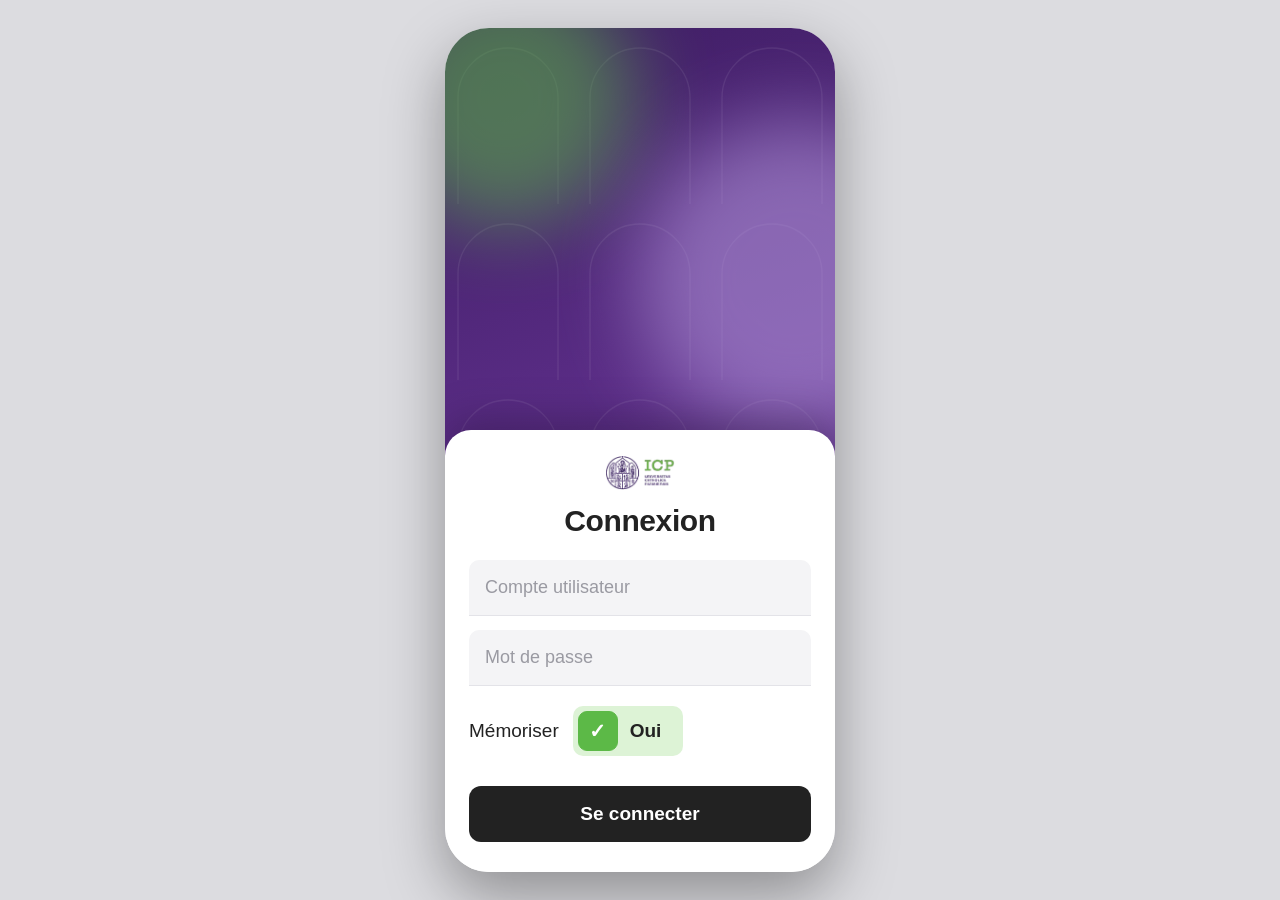
<file: agenda-icp.html>
<!DOCTYPE html>
<html lang="fr">
<head>
<meta charset="utf-8">
<meta name="viewport" content="width=device-width, initial-scale=1, viewport-fit=cover">
<title>Agenda ICP</title>
<meta name="theme-color" content="#5B2D87">
<meta name="mobile-web-app-capable" content="yes">
<meta name="apple-mobile-web-app-capable" content="yes">
<meta name="apple-mobile-web-app-status-bar-style" content="default">
<meta name="apple-mobile-web-app-title" content="Agenda ICP">
<link rel="manifest" href="data:application/manifest+json;charset=utf-8,%7B%22name%22%3A%20%22Agenda%20ICP%22%2C%20%22short_name%22%3A%20%22Agenda%22%2C%20%22start_url%22%3A%20%22.%22%2C%20%22display%22%3A%20%22standalone%22%2C%20%22background_color%22%3A%20%22%23ffffff%22%2C%20%22theme_color%22%3A%20%22%235B2D87%22%2C%20%22icons%22%3A%20%5B%7B%22src%22%3A%20%22data%3Aimage/png%3Bbase64%2CiVBORw0KGgoAAAANSUhEUgAAAMAAAADAAgMAAAAvsoSUAAAACVBMVEX///9cuUdbLYctFuYNAAABT0lEQVR42u2ZMW7DMAxFf4QMRU9S5DwdMmbuKTj3FBmLnKJH4d7d4ER0KNA0ZqSYkQy06NcY5/nrk99iEG9OyK0CAgQIDAemA6t0Xpur55LvAezkf5kGppcjo7ECYGsrqCcByZuWFOCArmvaqnWtAHpHpz0FSLVMg0x73UdJJa%2B9JUsAepeCJwCpx68kenazD7oYsKyCNrgx0ZCG96aCLAQ8uyVr1XWIaW31o6ngCwFJbsmb6AjT1sxrt4Jc3NZipbYzwwrsTsB0QHn7Yl5l6JYsNFe10/T21vCUMrasMk%2BDz%2BvaqRCnrc0T2KkQp63ONcv8sods2cgthWnr4cnuU4jT1sKT3adg4fTSoNmnoOG4k6B5ATwBwOPPT44A8MBf9wQIECBAgAABAgQIEEDX%2BwffN752fgHDsv62xrFK9fX9/9LHe7uazwwf00rgLwCf7U9b09KKXdkAAAAASUVORK5CYII%3D%22%2C%20%22sizes%22%3A%20%22192x192%22%2C%20%22type%22%3A%20%22image/png%22%2C%20%22purpose%22%3A%20%22any%20maskable%22%7D%5D%7D">
<link rel="apple-touch-icon" href="[data-uri]">
<link rel="icon" href="[data-uri]">
<style>
  :root{
    --purple:#5B2D87;
    --green:#5CB947;
    --red:#D9333F;
    --grey:#4A4A4A;
    --grey-light:#8E8E93;
    --line:#E5E5EA;
  }
  *{box-sizing:border-box;-webkit-tap-highlight-color:transparent;}
  button,.day,.bloc,.app,.carte,.gr-bloc,.resultat{touch-action:manipulation;}
  html,body{margin:0;padding:0;height:100%;}
  body{
    background:#DCDCE0;
    font-family:-apple-system,BlinkMacSystemFont,"SF Pro Text","Segoe UI",Roboto,"Helvetica Neue",Arial,sans-serif;
    color:#1A1A1A;
    display:flex;align-items:center;justify-content:center;
    overscroll-behavior:none;
  }

  /* ---------- Cadre téléphone ---------- */
  .phone{
    position:relative;width:390px;height:844px;background:#fff;
    border-radius:44px;overflow:hidden;
    box-shadow:0 24px 60px rgba(0,0,0,.35);
    display:flex;flex-direction:column;
  }
  @media (max-width:560px), (pointer:coarse), (hover:none){
    body{background:#fff;display:block;}
    .phone{
      width:100%;max-width:100%;
      height:100vh;          /* repli pour les navigateurs sans dvh */
      height:100dvh;
      border-radius:0;box-shadow:none;
      padding-top:env(safe-area-inset-top);
    }
    /* le téléphone a déjà sa vraie barre d'état : on masque la maquette.
       Sélecteurs préfixés par .phone pour passer devant les règles de base. */
    .phone .statusbar{display:none;}
    .phone .appbar{height:56px;}
    .phone .tabbar{padding-bottom:calc(10px + env(safe-area-inset-bottom));}
    .phone .fab{bottom:calc(84px + env(safe-area-inset-bottom));}
    .phone .scroll{padding-bottom:calc(100px + env(safe-area-inset-bottom));}
  }
  @media (display-mode:standalone){ .phone .statusbar{display:none;} }

  /* ---------- Barre d'état ---------- */
  .statusbar{
    flex:0 0 auto;height:54px;padding:14px 28px 0;
    display:flex;align-items:center;justify-content:space-between;
    font-size:16px;font-weight:600;letter-spacing:.2px;
  }
  .statusbar .icons{display:flex;align-items:center;gap:6px;}
  .battery{width:26px;height:14px;border-radius:4px;background:#000;color:#fff;
    font-size:9px;font-weight:700;display:flex;align-items:center;justify-content:center;}

  /* ---------- En-tête ---------- */
  .appbar{flex:0 0 auto;position:relative;height:64px;display:flex;align-items:center;justify-content:center;}
  .icon-btn{
    position:absolute;top:50%;transform:translateY(-50%);
    width:40px;height:40px;border:0;background:transparent;border-radius:50%;
    display:flex;align-items:center;justify-content:center;cursor:pointer;transition:background .15s;
  }
  .icon-btn:active{background:#F0EAF7;}
  #back{left:14px;} #menu{right:14px;}
  #menu svg{fill:var(--purple);}
  .logo{height:36px;width:auto;display:block;}

  /* ---------- Zone défilante ---------- */
  .scroll{flex:1 1 auto;overflow-y:auto;overflow-x:hidden;-webkit-overflow-scrolling:touch;
    padding-bottom:96px;overscroll-behavior:contain;}
  .scroll::-webkit-scrollbar{width:3px;}
  .scroll::-webkit-scrollbar-thumb{background:#C7C7CC;border-radius:3px;}

  .msg-js{
    margin:10px 6px;padding:16px 18px;border-radius:14px;background:#FDF3F3;
    color:#7A2530;font-size:15px;line-height:1.5;
  }
  .msg-js b{display:block;margin-bottom:4px;font-size:16px;}
  h1.titre{margin:14px 0 20px;text-align:center;font-size:33px;font-weight:600;letter-spacing:-.4px;color:#111;}

  /* ---------- Écrans ---------- */
  .ecran{display:none;}
  body[data-ecran="alertes"] #ecranAlertes,
  body[data-ecran="apps"]    #ecranApps{display:block;}
  body:not([data-ecran="agenda"]) #ecranAgenda,
  body:not([data-ecran="agenda"]) .fab{display:none;}

  /* ---------- Sélecteur Jour / Semaine / Mois ---------- */
  .segment{display:flex;gap:9px;justify-content:center;margin-bottom:24px;padding:0 18px;}
  .segment button{
    flex:1;max-width:118px;height:46px;border-radius:26px;border:1.5px solid var(--purple);
    background:#fff;color:var(--purple);font-size:16px;font-weight:600;font-family:inherit;
    cursor:pointer;transition:transform .12s,background .18s,color .18s;
  }
  .segment button.on{background:var(--purple);color:#fff;}
  .segment button:active{transform:scale(.96);}

  /* ---------- Navigation mois ---------- */
  .monthnav{display:flex;align-items:center;justify-content:center;gap:30px;margin-bottom:16px;}
  .monthnav button{
    width:38px;height:38px;border:0;background:transparent;border-radius:50%;
    color:var(--purple);font-size:24px;line-height:1;cursor:pointer;
    display:flex;align-items:center;justify-content:center;transition:background .15s,transform .12s;
  }
  .monthnav button:active{background:#F0EAF7;transform:scale(.9);}
  .monthnav .label{font-size:17px;color:#333;min-width:150px;text-align:center;}

  /* ---------- Grille calendrier ---------- */
  .cal{padding:0 14px;}
  .cal .dow,.cal .week{display:grid;grid-template-columns:repeat(7,1fr);}
  .cal .dow div{text-align:center;font-size:17px;font-weight:700;color:#111;padding:6px 0 12px;}
  .cal .week{margin-bottom:4px;}
  .day{
    position:relative;height:44px;display:flex;align-items:center;justify-content:center;
    font-size:17px;color:#111;border-radius:11px;cursor:pointer;user-select:none;
    transition:background .18s,color .18s,transform .1s;
  }
  .day.empty{visibility:hidden;pointer-events:none;}
  .day .dot{position:absolute;bottom:4px;left:50%;transform:translateX(-50%);
    width:5px;height:5px;border-radius:50%;background:var(--purple);}
  .day.today{box-shadow:inset 0 0 0 1.6px var(--purple);font-weight:700;}
  .day.sel{background:var(--purple);color:#fff;font-weight:500;box-shadow:none;}
  .day.sel .dot{display:none;}
  .day:not(.sel):active{background:#F0EAF7;transform:scale(.92);}

  /* ---------- Vue Jour / Semaine ---------- */
  .daynav{display:none;align-items:center;justify-content:space-between;padding:0 18px;margin-bottom:18px;}
  body.mode-jour .daynav,body.mode-semaine .daynav{display:flex;}
  body.mode-jour .monthnav,body.mode-jour .cal,
  body.mode-semaine .monthnav,body.mode-semaine .cal{display:none;}
  body.mode-semaine .cours{display:none;}
  body:not(.mode-semaine) .grille{display:none;}
  .daynav .datelabel{font-size:18px;font-weight:600;color:#111;text-align:center;flex:1;}
  .daynav .datelabel::first-letter{text-transform:uppercase;}
  .daynav button{
    width:40px;height:40px;border:0;background:#F5F1F9;border-radius:50%;
    color:var(--purple);font-size:22px;cursor:pointer;
    display:flex;align-items:center;justify-content:center;transition:transform .12s,background .15s;
  }
  .daynav button:active{transform:scale(.9);background:#E8DEF3;}

  /* ---------- Liste des cours ---------- */
  .cours{padding:12px 16px 0;}
  .resume{font-size:14px;color:var(--grey-light);margin:0 0 6px 10px;}
  .bloc{display:flex;gap:16px;padding:12px 6px 12px 0;border-radius:10px;
    transition:background .16s,transform .12s;cursor:pointer;}
  body.admin .bloc:active{background:#F2EDF8;transform:scale(.985);}
  body:not(.admin) .bloc{cursor:default;}
  .bloc.now{background:#F4EFFA;}
  .bar{flex:0 0 5px;border-radius:4px;background:var(--green);align-self:stretch;margin-left:4px;}
  .heures{flex:0 0 66px;display:flex;flex-direction:column;justify-content:space-between;
    font-size:17px;color:var(--grey);line-height:1.25;padding:1px 0 2px;}
  .infos{flex:1 1 auto;min-width:0;}
  .intitule{font-size:17px;font-weight:700;color:#111;line-height:1.28;letter-spacing:-.1px;}
  .salle{margin-top:2px;font-size:17px;color:#1F1F1F;line-height:1.28;}
  .prof{margin-top:2px;font-size:15px;color:#6E6E73;}
  .tag{display:inline-block;margin-top:6px;margin-right:6px;padding:3px 9px;border-radius:20px;
    font-size:12px;font-weight:700;letter-spacing:.3px;}
  .tag.encours{background:var(--purple);color:#fff;}
  .tag.conflit{background:#FDEBEC;color:var(--red);}
  .pause{display:flex;align-items:center;gap:10px;margin:2px 0 2px 14px;font-size:13px;color:#B0B0B6;}
  .pause::before{content:"";flex:0 0 5px;height:14px;border-left:2px dotted #D5D5DB;}
  .vide{text-align:center;color:var(--grey-light);font-size:16px;padding:44px 20px 10px;line-height:1.5;}

  /* ---------- Vue grille semaine ---------- */
  .grille{padding:0 10px;}
  .gr-entete{display:grid;grid-template-columns:30px repeat(5,1fr);gap:3px;margin-bottom:6px;}
  .gr-entete div{text-align:center;font-size:12px;color:var(--grey-light);font-weight:600;cursor:pointer;}
  .gr-entete div b{display:block;font-size:15px;color:#111;margin-top:2px;}
  .gr-entete div.today b{color:#fff;background:var(--purple);border-radius:8px;padding:1px 0;}
  .gr-corps{display:grid;grid-template-columns:30px repeat(5,1fr);gap:3px;position:relative;}
  .gr-heures{position:relative;}
  .gr-heures span{position:absolute;right:4px;font-size:10px;color:var(--grey-light);transform:translateY(-5px);}
  .gr-col{position:relative;background:#FAFAFC;border-radius:6px;overflow:hidden;}
  .gr-ligne{position:absolute;left:0;right:0;height:1px;background:#EFEFF3;}
  .gr-bloc{
    position:absolute;border-radius:5px;padding:3px 4px;
    font-size:9.5px;line-height:1.15;color:#fff;overflow:hidden;cursor:pointer;
    transition:transform .12s,filter .15s;
  }
  .gr-bloc:active{transform:scale(.95);filter:brightness(1.1);}
  .gr-bloc b{display:block;font-size:9px;font-weight:700;opacity:.9;}

  /* ---------- Écran Alertes ---------- */
  .zone{padding:0 16px;}
  .carte{
    background:#F7F6FA;border-radius:16px;padding:16px 18px;margin-bottom:12px;
    transition:transform .12s;
  }
  .carte.cliquable{cursor:pointer;}
  .carte.cliquable:active{transform:scale(.985);}
  .carte .chapeau{font-size:12px;font-weight:700;text-transform:uppercase;letter-spacing:.7px;
    color:var(--purple);margin-bottom:8px;}
  .carte .gros{font-size:19px;font-weight:700;line-height:1.25;}
  .carte .petit{font-size:15px;color:#5A5A60;margin-top:4px;line-height:1.3;}
  .carte.alerte{background:#FDF3F3;}
  .carte.alerte .chapeau{color:var(--red);}
  .carte.info{background:#F1F6FD;}
  .carte.info .chapeau{color:#2F6FD0;}
  .soustitre{font-size:13px;font-weight:700;text-transform:uppercase;letter-spacing:.7px;
    color:var(--grey-light);margin:22px 0 10px 4px;}
  .ligne-reglage{
    display:flex;align-items:center;justify-content:space-between;gap:12px;
    background:#F7F7F9;border-radius:14px;padding:14px 16px;margin-bottom:10px;
  }
  .ligne-reglage .txt{font-size:16px;}
  .ligne-reglage .txt small{display:block;color:var(--grey-light);font-size:13px;margin-top:2px;}
  .interrupteur{
    flex:0 0 52px;width:52px;height:31px;border-radius:20px;background:#D8D8DE;border:0;
    position:relative;cursor:pointer;transition:background .2s;
  }
  .interrupteur::after{
    content:"";position:absolute;top:3px;left:3px;width:25px;height:25px;border-radius:50%;
    background:#fff;transition:transform .2s;box-shadow:0 1px 3px rgba(0,0,0,.3);
  }
  .interrupteur.on{background:var(--green);}
  .interrupteur.on::after{transform:translateX(21px);}
  .mini-select{
    flex:0 0 auto;height:38px;border:1.5px solid var(--line);border-radius:10px;background:#fff;
    font-size:15px;font-family:inherit;padding:0 10px;color:#111;
  }

  /* ---------- Écran Apps ---------- */
  .apps-grille{display:grid;grid-template-columns:repeat(3,1fr);gap:14px;padding:0 16px;}
  .app{
    background:#F7F7F9;border:0;border-radius:18px;padding:16px 6px 12px;
    display:flex;flex-direction:column;align-items:center;gap:8px;cursor:pointer;
    font-family:inherit;font-size:12px;color:#111;line-height:1.2;text-align:center;
    transition:transform .12s,background .15s;
  }
  .app:active{transform:scale(.94);background:#EFEFF3;}
  .app .rond{
    width:46px;height:46px;border-radius:14px;background:var(--purple);
    display:flex;align-items:center;justify-content:center;
  }
  .app .rond svg{width:24px;height:24px;fill:#fff;}
  .app.vert .rond{background:var(--green);}
  .app.bleu .rond{background:#2F80ED;}
  .app.orange .rond{background:#F2994A;}
  .app.rouge .rond{background:var(--red);}
  .app.gris .rond{background:#8E8E93;}

  /* ---------- Bouton flottant + ---------- */
  body:not(.admin) .fab{display:none;}
  body.admin #menu::after{
    content:"";position:absolute;top:5px;right:4px;width:9px;height:9px;
    border-radius:50%;background:var(--green);border:1.5px solid #fff;
  }
  .qui{
    display:flex;align-items:center;gap:8px;justify-content:center;
    font-size:14px;color:var(--grey-light);margin:-6px 0 16px;
  }
  .qui b{color:var(--purple);}
  .puce{width:8px;height:8px;border-radius:50%;background:var(--green);display:inline-block;}
  .puce.gris{background:#C7C7CC;}
  .fab{
    position:absolute;right:18px;bottom:96px;width:58px;height:58px;border-radius:50%;
    background:var(--purple);border:0;color:#fff;font-size:32px;line-height:1;
    display:flex;align-items:center;justify-content:center;cursor:pointer;
    box-shadow:0 8px 20px rgba(91,45,135,.4);transition:transform .14s;z-index:20;
  }
  .fab:active{transform:scale(.88);}

  /* ---------- Barre d'onglets ---------- */
  .tabbar{flex:0 0 auto;border-top:1px solid var(--line);background:#fff;
    display:grid;grid-template-columns:repeat(3,1fr);padding:8px 0 22px;}
  .tab{position:relative;display:flex;flex-direction:column;align-items:center;gap:4px;
    font-size:12px;color:#6E6E73;background:none;border:0;font-family:inherit;cursor:pointer;
    transition:transform .12s,color .15s;}
  .tab:active{transform:scale(.9);}
  .tab svg{width:22px;height:22px;fill:#6E6E73;transition:fill .15s;}
  .tab.on{color:var(--purple);}
  .tab.on svg{fill:var(--purple);}
  .pastille{
    position:absolute;top:-2px;right:calc(50% - 20px);min-width:17px;height:17px;border-radius:9px;
    background:var(--red);color:#fff;font-size:11px;font-weight:700;
    display:flex;align-items:center;justify-content:center;padding:0 4px;
  }

  /* ---------- Écran de connexion (mur d'entrée) ----------
     Pour mettre une photo en fond : remplace la valeur de --fond-connexion
     par url("...") (fichier image ou data:). Le dégradé sert de repli. */
  #ecranConnexion{
    --fond-connexion: linear-gradient(160deg,#3E1D63 0%,#5B2D87 45%,#8A5BB8 100%);
    position:absolute;top:0;right:0;bottom:0;left:0;z-index:50;
    background:
      url("data:image/svg+xml;utf8,<svg xmlns='http://www.w3.org/2000/svg' width='132' height='176' viewBox='0 0 132 176'><path d='M16 176V70a50 50 0 0 1 100 0v106' fill='none' stroke='white' stroke-opacity='.075' stroke-width='1.3'/></svg>") center top/132px 176px repeat,
      var(--fond-connexion) center/cover no-repeat;
    display:flex;flex-direction:column;justify-content:flex-end;overflow:hidden;
  }
  #ecranConnexion::before,#ecranConnexion::after{
    content:"";position:absolute;border-radius:50%;filter:blur(40px);opacity:.55;pointer-events:none;
  }
  #ecranConnexion::before{width:260px;height:260px;background:#5CB947;top:-60px;left:-70px;}
  #ecranConnexion::after{width:320px;height:320px;background:#B79BE0;top:90px;right:-120px;}
  .cx-carte{
    position:relative;z-index:1;background:#fff;border-radius:26px 26px 0 0;
    padding:26px 24px calc(30px + env(safe-area-inset-bottom));
    box-shadow:0 -10px 40px rgba(0,0,0,.25);
  }
  .cx-carte .cx-logo img{height:34px;width:auto;display:block;margin:0 auto 14px;}
  .cx-carte h1{margin:0 0 22px;font-size:30px;font-weight:700;letter-spacing:-.4px;color:#222;text-align:center;}
  .cx-carte input{
    width:100%;height:56px;border:0;border-bottom:1.5px solid #E3E3E8;border-radius:10px 10px 0 0;
    background:#F4F4F6;padding:0 16px;font-size:18px;font-family:inherit;color:#111;
    -webkit-appearance:none;appearance:none;margin-bottom:14px;
  }
  .cx-carte input::placeholder{color:#9A9AA2;}
  .cx-carte input:focus{outline:none;border-bottom-color:var(--purple);background:#F0EDF6;}
  .cx-carte input.ko{border-bottom-color:var(--red);background:#FDF3F3;}
  .cx-memo{display:flex;align-items:center;gap:14px;margin:6px 0 4px;font-size:19px;color:#222;}
  .cx-bascule{
    display:flex;align-items:center;gap:12px;background:#E9E9EC;border:0;border-radius:10px;
    padding:5px 22px 5px 5px;font-family:inherit;font-size:19px;font-weight:700;color:#222;cursor:pointer;
    transition:background .15s;
  }
  .cx-bascule .bouton{
    width:40px;height:40px;border-radius:9px;background:#fff;border:1px solid #D0D0D6;
    display:flex;align-items:center;justify-content:center;color:#fff;font-size:20px;transition:all .15s;
  }
  .cx-bascule.on{background:#DDF3D6;}
  .cx-bascule.on .bouton{background:var(--green);border-color:var(--green);}
  .cx-erreur{margin:6px 2px 0;color:var(--red);font-size:14px;font-weight:600;}
  .cx-carte .btn{width:100%;height:56px;margin-top:26px;background:#222;color:#fff;font-size:19px;font-weight:600;border-radius:12px;}
  .cx-carte .btn:disabled{opacity:.6;}
  body.verrou .scroll,body.verrou .tabbar,body.verrou .fab,body.verrou .appbar{display:none;}

  /* ---------- Feuilles modales ---------- */
  .backdrop{position:absolute;top:0;right:0;bottom:0;left:0;background:rgba(0,0,0,.38);opacity:0;pointer-events:none;
    transition:opacity .25s;z-index:30;}
  .backdrop.on{opacity:1;pointer-events:auto;}
  .sheet{
    position:absolute;left:0;right:0;bottom:0;z-index:31;
    background:#fff;border-radius:22px 22px 0 0;
    padding:10px 20px 26px;max-height:92%;overflow-y:auto;
    transform:translateY(105%);transition:transform .3s cubic-bezier(.32,.72,0,1);
    box-shadow:0 -6px 30px rgba(0,0,0,.18);overscroll-behavior:contain;
  }
  .sheet.on{transform:none;}
  .grip{width:42px;height:5px;border-radius:3px;background:#D9D9DE;margin:0 auto 14px;}
  .sheet h2{margin:0 0 18px;font-size:21px;font-weight:700;text-align:center;color:#111;}
  .sheet label{display:block;font-size:13px;font-weight:700;color:var(--grey-light);
    text-transform:uppercase;letter-spacing:.6px;margin:16px 0 7px;}
  .sheet input,.sheet select,.sheet textarea{
    width:100%;height:50px;border:1.5px solid var(--line);border-radius:12px;
    padding:0 14px;font-size:17px;font-family:inherit;color:#111;background:#fff;
    -webkit-appearance:none;appearance:none;
  }
  .sheet textarea{height:150px;padding:12px 14px;line-height:1.4;font-size:13px;resize:none;}
  .sheet select{background-image:url("data:image/svg+xml;utf8,<svg xmlns='http://www.w3.org/2000/svg' width='12' height='8'><path d='M1 1l5 5 5-5' stroke='%235B2D87' stroke-width='2' fill='none' stroke-linecap='round'/></svg>");
    background-repeat:no-repeat;background-position:right 14px center;padding-right:38px;}
  .sheet input:focus,.sheet select:focus,.sheet textarea:focus{outline:none;border-color:var(--purple);}
  .sheet p.aide{font-size:15px;line-height:1.5;color:#3A3A40;margin:0 0 12px;}
  .sheet ol{margin:0 0 6px;padding-left:22px;font-size:15px;line-height:1.6;color:#3A3A40;}
  .sheet ol li{margin-bottom:6px;}
  .duo{display:flex;gap:12px;}
  .duo>div{flex:1;min-width:0;}
  .chips{display:flex;gap:8px;}
  .chips button{
    flex:1;height:46px;border-radius:12px;border:1.5px solid var(--line);background:#fff;
    font-size:16px;font-weight:600;font-family:inherit;color:var(--grey);cursor:pointer;transition:all .15s;
  }
  .chips button.on{background:var(--purple);border-color:var(--purple);color:#fff;}
  .chips button:active{transform:scale(.95);}
  .couleurs{display:flex;gap:12px;}
  .couleurs button{width:42px;height:42px;border-radius:50%;border:3px solid transparent;
    cursor:pointer;transition:transform .12s;}
  .couleurs button.on{border-color:#111;transform:scale(1.08);}
  .couleurs button:active{transform:scale(.9);}
  .actions{margin-top:26px;display:flex;flex-direction:column;gap:10px;}
  .btn{height:52px;border-radius:14px;border:0;font-size:17px;font-weight:700;font-family:inherit;
    cursor:pointer;transition:transform .12s;}
  .btn:active{transform:scale(.97);}
  .btn-primary{background:var(--purple);color:#fff;}
  .btn-ghost{background:#F4F4F6;color:#333;}
  .btn-danger{background:#FDEBEC;color:var(--red);}
  .hidden{display:none !important;}
  .liste-menu button{
    width:100%;height:54px;border:0;background:#F7F7F9;border-radius:13px;margin-bottom:9px;
    font-size:17px;font-family:inherit;color:#111;text-align:left;padding:0 18px;cursor:pointer;
    transition:transform .12s,background .15s;
  }
  .liste-menu button:active{transform:scale(.98);background:#EFEFF3;}
  .liste-menu button.danger{color:var(--red);background:#FDEBEC;}
  .liste-menu button:disabled{opacity:.4;}
  .etat-save{font-size:13px;color:var(--grey-light);text-align:center;margin:4px 0 16px;}
  .resultat{
    padding:12px 4px;border-bottom:1px solid #F0F0F3;cursor:pointer;
  }
  .resultat:active{background:#F7F7F9;}
  .resultat .r-date{font-size:13px;color:var(--purple);font-weight:700;text-transform:capitalize;}
  .resultat .r-titre{font-size:16px;font-weight:600;margin-top:2px;}
  .resultat .r-lieu{font-size:14px;color:var(--grey-light);margin-top:1px;}
  .barre-stat{margin-bottom:12px;}
  .barre-stat .bs-haut{display:flex;justify-content:space-between;font-size:15px;margin-bottom:5px;}
  .barre-stat .bs-haut b{font-weight:600;}
  .barre-stat .bs-fond{height:9px;border-radius:5px;background:#EFEFF3;overflow:hidden;}
  .barre-stat .bs-jauge{height:100%;border-radius:5px;background:var(--purple);}

  /* ---------- Toast ---------- */
  .toast{
    position:absolute;left:50%;bottom:100px;transform:translate(-50%,14px);
    background:rgba(28,28,30,.94);color:#fff;font-size:15px;padding:12px 18px;border-radius:24px;
    opacity:0;pointer-events:none;transition:all .25s;z-index:60;
    display:flex;align-items:center;gap:14px;max-width:90%;
  }
  .toast.on{opacity:1;transform:translate(-50%,0);pointer-events:auto;}
  .toast.haut{top:118px;bottom:auto;transform:translate(-50%,-14px);}
  .toast.haut.on{transform:translate(-50%,0);}
  .toast button{background:none;border:0;color:#B79BE0;font-size:15px;font-weight:700;
    font-family:inherit;cursor:pointer;padding:0;}

  @keyframes fadeUp{from{opacity:0;transform:translateY(8px);}to{opacity:1;transform:none;}}
  .anim>*{animation:fadeUp .26s ease both;}
  .anim>*:nth-child(2){animation-delay:.03s;}
  .anim>*:nth-child(3){animation-delay:.06s;}
  .anim>*:nth-child(4){animation-delay:.09s;}
  .anim>*:nth-child(5){animation-delay:.12s;}
  .anim>*:nth-child(6){animation-delay:.15s;}
  .anim>*:nth-child(7){animation-delay:.18s;}
  .anim>*:nth-child(8){animation-delay:.21s;}
</style>
</head>
<body class="mode-mois" data-ecran="agenda">

<div class="phone" id="phone">

  <div class="statusbar">
    <span id="clock">13:32</span>
    <span class="icons">
      <svg width="18" height="12" viewBox="0 0 18 12"><rect x="0" y="8" width="3" height="4" rx="1"/><rect x="5" y="5" width="3" height="7" rx="1"/><rect x="10" y="2" width="3" height="10" rx="1"/><rect x="15" y="0" width="3" height="12" rx="1" opacity=".3"/></svg>
      <svg width="17" height="12" viewBox="0 0 17 12"><path d="M8.5 11.2 6.2 8.8a3.3 3.3 0 0 1 4.6 0zM3.6 6.2 1.9 4.4a9.4 9.4 0 0 1 13.2 0l-1.7 1.8a7 7 0 0 0-9.8 0z"/></svg>
      <span class="battery">85</span>
    </span>
  </div>

  <div class="appbar">
    <button class="icon-btn" id="back" aria-label="Retour">
      <svg width="22" height="18" viewBox="0 0 22 18"><path d="M9.2.9 1 9l8.2 8.1 1.3-1.3L4.8 10H21V8H4.8l5.7-5.8z"/></svg>
    </button>
    <img class="logo" src="[data-uri]" alt="ICP - Universitas Catholica Parisiensis">
    <button class="icon-btn" id="menu" aria-label="Options">
      <svg width="20" height="6" viewBox="0 0 20 6"><circle cx="3" cy="3" r="2.4"/><circle cx="10" cy="3" r="2.4"/><circle cx="17" cy="3" r="2.4"/></svg>
    </button>
  </div>

  <div class="scroll" id="scroll">

    <!-- ================= AGENDA ================= -->
    <div id="ecranAgenda">
      <h1 class="titre">Agenda</h1>

      <div class="segment">
        <button id="btnJour">Jour</button>
        <button id="btnSemaine">Semaine</button>
        <button id="btnMois" class="on">Mois</button>
      </div>

      <div class="monthnav">
        <button id="prevMonth" aria-label="Mois précédent">&#8249;</button>
        <span class="label" id="monthLabel">septembre 2026</span>
        <button id="nextMonth" aria-label="Mois suivant">&#8250;</button>
      </div>

      <div class="cal" id="cal">
        <div class="dow"><div>L</div><div>M</div><div>M</div><div>J</div><div>V</div><div>S</div><div>D</div></div>
        <div id="weeks">
          <div id="sansJS" class="msg-js">
            <b>L'application ne s'est pas lancée.</b>
            Tu ouvres sans doute le fichier dans l'aperçu des « Fichiers » (iPhone), qui n'exécute pas les scripts.
            Ouvre-le dans <b>Safari</b> ou <b>Chrome</b> : appuie sur <b>Partager</b> puis « Ouvrir dans Safari »,
            ou héberge le fichier en ligne.
          </div>
        </div>
      </div>

      <div class="daynav">
        <button id="prevDay" aria-label="Précédent">&#8249;</button>
        <span class="datelabel" id="dayLabel"></span>
        <button id="nextDay" aria-label="Suivant">&#8250;</button>
      </div>

      <div class="grille" id="grille"></div>
      <div class="cours" id="cours"></div>
    </div>

    <!-- ================= ALERTES ================= -->
    <div id="ecranAlertes" class="ecran">
      <h1 class="titre">Alertes</h1>
      <div class="zone" id="zoneAlertes"></div>
    </div>

    <!-- ================= APPS ================= -->
    <div id="ecranApps" class="ecran">
      <h1 class="titre">Apps</h1>
      <div class="apps-grille" id="grilleApps"></div>
      <div class="qui" id="piedApps" style="margin-top:26px"></div>
    </div>

  </div>

  <button class="fab" id="fab" aria-label="Ajouter un cours">+</button>

  <div class="tabbar">
    <button class="tab on" id="tabAccueil"><svg viewBox="0 0 24 24"><path d="M12 3 2 12h3v9h6v-6h2v6h6v-9h3z"/></svg>Accueil</button>
    <button class="tab" id="tabAlertes"><svg viewBox="0 0 24 24"><path d="M12 22a2.5 2.5 0 0 0 2.5-2.5h-5A2.5 2.5 0 0 0 12 22zm7-6v-5a7 7 0 0 0-5.5-6.8V3a1.5 1.5 0 0 0-3 0v1.2A7 7 0 0 0 5 11v5l-2 2v1h18v-1z"/></svg>Alertes<span class="pastille hidden" id="badgeAlertes">0</span></button>
    <button class="tab" id="tabApps"><svg viewBox="0 0 24 24"><circle cx="6" cy="6" r="2"/><circle cx="12" cy="6" r="2"/><circle cx="18" cy="6" r="2"/><circle cx="6" cy="12" r="2"/><circle cx="12" cy="12" r="2"/><circle cx="18" cy="12" r="2"/><circle cx="6" cy="18" r="2"/><circle cx="12" cy="18" r="2"/><circle cx="18" cy="18" r="2"/></svg>Apps</button>
  </div>

  <!-- ======= Écran de connexion ======= -->
  <div id="ecranConnexion" class="hidden">
    <div class="cx-carte">
      <div class="cx-logo" id="cxLogo"></div>
      <h1>Connexion</h1>
      <form id="cxForm" autocomplete="on">
        <input id="xId" type="text" inputmode="email" placeholder="Compte utilisateur" autocomplete="username" autocapitalize="none" autocorrect="off" spellcheck="false" aria-label="Compte utilisateur">
        <input id="xMdp" type="password" placeholder="Mot de passe" autocomplete="current-password" aria-label="Mot de passe">
        <div class="cx-memo">Mémoriser
          <button type="button" class="cx-bascule" id="xMemo" aria-pressed="false"><span class="bouton">✓</span><span id="xMemoTxt">Non</span></button>
        </div>
        <div id="xErreur" class="cx-erreur hidden">Identifiant ou mot de passe incorrect</div>
        <button class="btn" id="xGo" type="submit">Se connecter</button>
      </form>
    </div>
  </div>

  <!-- ======= Modales ======= -->
  <div class="backdrop" id="backdrop"></div>

  <div class="sheet" id="sheetBienvenue">
    <div class="grip"></div>
    <h2>Bienvenue 👋</h2>
    <p class="aide">Ton emploi du temps est déjà rempli, du lundi au vendredi. Tu peux tout changer :</p>
    <div class="soustitre" style="margin-top:18px">Modifier</div>
    <p class="aide">Appuie sur un cours pour changer son intitulé, son horaire, sa salle ou sa couleur.</p>
    <div class="soustitre">Ajouter</div>
    <p class="aide">Le bouton violet <b>+</b> en bas à droite. Tu choisis « ce jour » ou « chaque semaine ».</p>
    <div class="soustitre">Voir</div>
    <p class="aide">Les trois onglets <b>Jour</b>, <b>Semaine</b> et <b>Mois</b> en haut, et le balayage gauche/droite.</p>
    <div class="soustitre">Sauvegarde</div>
    <p class="aide">Tout est enregistré automatiquement sur cet appareil, même après fermeture.</p>
    <div class="actions">
      <button class="btn btn-primary" id="bienvenueGo">C'est parti</button>
    </div>
  </div>

  <div class="sheet" id="sheetCours">
    <div class="grip"></div>
    <h2 id="sheetTitle">Nouveau cours</h2>
    <label>Type</label>
    <div class="chips" id="fType">
      <button data-v="CM">CM</button><button data-v="TD">TD</button><button data-v="">Autre</button>
    </div>
    <label>Intitulé du cours</label>
    <input id="fTitre" placeholder="Ex : Sociologie de l'éducation" autocomplete="off">
    <div class="duo">
      <div><label>Début</label><select id="fDebut"></select></div>
      <div><label>Fin</label><select id="fFin"></select></div>
    </div>
    <label>Lieu</label>
    <select id="fLieu"></select>
    <input id="fLieuAutre" class="hidden" placeholder="Ex : Salle A12 - site Carmes ICP" style="margin-top:10px" autocomplete="off">
    <label>Enseignant (facultatif)</label>
    <input id="fProf" placeholder="Ex : Mme Durand" autocomplete="off">
    <label>Couleur</label>
    <div class="couleurs" id="fCouleur"></div>
    <label>Appliquer à</label>
    <div class="chips" id="fPortee">
      <button data-v="jour">Ce jour</button>
      <button data-v="semaine" id="fPorteeSem">Chaque semaine</button>
    </div>
    <div class="actions">
      <button class="btn btn-primary" id="fSave">Enregistrer</button>
      <button class="btn btn-ghost hidden" id="fDup">Dupliquer ce cours</button>
      <button class="btn btn-danger hidden" id="fDelete">Supprimer ce cours</button>
      <button class="btn btn-ghost" id="fCancel">Annuler</button>
    </div>
  </div>

  <div class="sheet" id="sheetMenu">
    <div class="grip"></div>
    <h2>Options</h2>
    <div class="qui" id="quiSuisJe"></div>
    <div class="etat-save" id="etatSave"></div>
    <div class="liste-menu">
      <button id="mDeconnexion" class="hidden">Se déconnecter</button>
      <button id="mUndo" disabled>Annuler la dernière modification</button>
      <button id="mDupliquer">Copier cette journée vers…</button>
      <button id="mAujourdhui">Aller à aujourd'hui</button>
      <button id="mExport">Exporter mon emploi du temps</button>
      <button id="mImport">Importer un emploi du temps</button>
      <button id="mInstaller">Installer sur mon téléphone</button>
      <button id="mViderJour" class="danger">Vider la journée sélectionnée</button>
      <button id="mReset" class="danger">Réinitialiser l'emploi du temps</button>
    </div>
    <div class="actions"><button class="btn btn-ghost" id="mFermer">Fermer</button></div>
  </div>

  <div class="sheet" id="sheetData">
    <div class="grip"></div>
    <h2 id="dataTitle">Mes données</h2>
    <label id="dataHint"></label>
    <textarea id="dataZone" spellcheck="false"></textarea>
    <div class="actions">
      <button class="btn btn-primary hidden" id="dataCopier">Copier le code</button>
      <button class="btn btn-primary hidden" id="dataApply">Charger ces données</button>
      <button class="btn btn-ghost" id="dataClose">Fermer</button>
    </div>
  </div>

  <div class="sheet" id="sheetCopy">
    <div class="grip"></div>
    <h2>Copier la journée</h2>
    <label>Vers quel jour de la semaine ?</label>
    <select id="copyCible"></select>
    <label>Portée</label>
    <div class="chips" id="copyPortee">
      <button data-v="semaine">Chaque semaine</button>
      <button data-v="jour">Prochaine date</button>
    </div>
    <div class="actions">
      <button class="btn btn-primary" id="copyGo">Copier</button>
      <button class="btn btn-ghost" id="copyClose">Annuler</button>
    </div>
  </div>

  <div class="sheet" id="sheetRech">
    <div class="grip"></div>
    <h2>Rechercher un cours</h2>
    <input id="rechInput" placeholder="Matière, salle, enseignant…" autocomplete="off">
    <div id="rechResultats" style="margin-top:14px"></div>
    <div class="actions"><button class="btn btn-ghost" id="rechClose">Fermer</button></div>
  </div>

  <div class="sheet" id="sheetInfo">
    <div class="grip"></div>
    <h2 id="infoTitre">Information</h2>
    <div id="infoCorps"></div>
    <div class="actions"><button class="btn btn-ghost" id="infoClose">Fermer</button></div>
  </div>

  <div class="toast" id="toast"><span id="toastTxt"></span><button id="toastAct" class="hidden"></button></div>
</div>

<script>
/* =========================================================
   1. DONNÉES DE DÉPART
   ========================================================= */
const SALLES = [
  "Salle V10 - site Carmes ICP - Escalier V - Site Carmes (74 rue Vaugirard)",
  "Salle E41 - site Carmes ICP - Site Carmes (74 rue Vaugirard)",
  "Salle S11 - site Carmes ICP - Escalier S - Site Carmes (74 rue Vaugirard)",
  "Salle B32 - site Carmes ICP - Escalier B - Site Carmes (74 rue Vaugirard)",
  "Salle E14 - site Carmes ICP - Bâtiment E - Site Carmes (74 rue Vaugirard)",
  "Salle J01 - site Coubertin ICP - Bâtiment J - Site Pierre de Coubertin (26 rue d'Assas)",
  "Amphithéâtre Z02 Henri Lalou - site Carmes ICP - Escalier Z - Site Carmes (74 rue Vaugirard)",
  "AF auditorium - site Alliance Française - Site Carmes (74 rue Vaugirard)",
  "DISTANCIEL"
];
const S = { V10:SALLES[0], E41:SALLES[1], S11:SALLES[2], B32:SALLES[3],
            E14:SALLES[4], J01:SALLES[5], Z02:SALLES[6], AF:SALLES[7], D:SALLES[8] };

const COULEURS = ["#5CB947","#7B4FA8","#2F80ED","#F2994A","#EB5757"];

const MODELE_INITIAL = {
  1:[ {d:"08h00",f:"10h00",t:"TD - Socle commun : sciences",s:S.V10},
      {d:"10h00",f:"12h00",t:"CM - Psychologie du développement de l'enfant",s:S.Z02},
      {d:"12h00",f:"14h00",t:"TD - Méthodologie du mémoire professionnel",s:S.S11},
      {d:"14h00",f:"16h00",t:"TD - Dynamique du groupe-classe et gestion des conflits",s:S.V10},
      {d:"16h00",f:"18h00",t:"TD - Socle commun : arts et pratiques théâtrales",s:S.E41},
      {d:"18h00",f:"20h00",t:"CM - Didactiques disciplinaires",s:S.J01} ],
  2:[ {d:"08h00",f:"10h00",t:"TD - Religions et laïcité en éducation : vivre-ensemble",s:S.E41},
      {d:"10h00",f:"12h00",t:"CM - Sociologie de l'éducation et des inégalités scolaires",s:S.Z02},
      {d:"12h00",f:"14h00",t:"TD - Numérique éducatif et ressources pédagogiques",s:S.B32},
      {d:"14h00",f:"16h00",t:"CM - Dynamique du groupe-classe et gestion des conflits",s:S.AF},
      {d:"16h00",f:"18h00",t:"TD - Socle commun : mathématiques",s:S.S11},
      {d:"18h00",f:"19h30",t:"CM - Éthique et déontologie du métier d'enseignant",s:S.D} ],
  3:[ {d:"08h00",f:"10h00",t:"TD - Socle commun : français",s:S.E41},
      {d:"10h00",f:"12h00",t:"CM - Histoire de la pensée pédagogique et des courants éducatifs",s:S.E14},
      {d:"12h00",f:"14h00",t:"TD - Analyse de pratiques professionnelles",s:S.V10},
      {d:"14h00",f:"16h00",t:"CM - Philosophie de l'éducation",s:S.Z02},
      {d:"16h00",f:"18h00",t:"TD - Arts visuels et éducation culturelle",s:S.E41},
      {d:"18h00",f:"19h30",t:"TD - Langage oral et écrit à l'école",s:S.D} ],
  4:[ {d:"08h00",f:"10h00",t:"CM - Les institutions scolaires française et leurs acteurs : familles, professionnels, partenaires",s:S.D},
      {d:"10h00",f:"12h00",t:"TD - Socle commun : histoire-géographie",s:S.S11},
      {d:"12h00",f:"14h00",t:"CM - Évaluation des apprentissages et des compétences",s:S.D},
      {d:"14h00",f:"16h00",t:"TD - Didactiques disciplinaires",s:S.D},
      {d:"16h00",f:"18h00",t:"CM - Besoins éducatifs particuliers et inclusion scolaire",s:S.Z02},
      {d:"18h00",f:"20h00",t:"TD - Éducation physique et sportive : didactique",s:S.J01} ],
  5:[ {d:"08h00",f:"10h00",t:"ANGLAIS-FACEF-L2 : Cours de langue",s:S.B32},
      {d:"10h00",f:"12h00",t:"CM - Politiques éducatives et système scolaire français",s:S.E14},
      {d:"12h00",f:"14h00",t:"TD - Socle commun : sciences expérimentales et technologie",s:S.V10},
      {d:"14h00",f:"16h00",t:"CM - Neurosciences et processus d'apprentissage",s:S.AF},
      {d:"16h00",f:"18h00",t:"CM - Religions et laïcité en éducation : vivre-ensemble",s:S.Z02},
      {d:"18h00",f:"19h30",t:"TD - Préparation au stage et carnet de bord",s:S.D} ]
};

let MODELE     = null;
let EXCEPT     = {};
let SANS_COURS = ["2026-09-04"];
let RAPPELS    = { actif:false, delai:15 };
const DEBUT    = new Date(2026,8,3);

/* =========================================================
   1 bis. COMPTES ET SYNCHRONISATION
   =========================================================
   Pour activer le partage en temps réel entre les appareils,
   remplis les 4 lignes ci-dessous avec les informations de ton
   projet Firebase (voir le guide fourni). Tant qu'elles sont
   vides, l'application fonctionne en local sur chaque appareil.
   ========================================================= */
const FIREBASE = {
  apiKey:      "",
  authDomain:  "",
  databaseURL: "",
  projectId:   ""
};

/* Les mots de passe ne sont pas écrits en clair : seules leurs empreintes le sont.
   role "admin" = peut tout modifier · role "user" = consulte son emploi du temps. */
const COMPTES = [
  { id:"sabir",                nom:"Sabir", role:"admin", sha:"361428e1c99137cd93f0d9f05cd8134213fb0630635ffc14cc99a92bb47bf6b1", fnv:"6bcbbbeb" },
  { id:"jana",                 nom:"Jana",  role:"admin", sha:"349bb49671ab6c9ae399d3f9bf18a91d60567aaec33d60a43771eaa27fc565fc", fnv:"5535001b" },
  { id:"l.amira@campusicp.fr", nom:"Amira", role:"user",  sha:"546ea92fa84b193a7b0cc0af2eef537b6663eafd61e4567c216a6833a3da2afa", fnv:"f2ba43c"  }
];
/* Adresse utilisée côté serveur (Firebase Authentication) pour un identifiant donné */
function emailDe(id){ return id.indexOf("@") > -1 ? id : id + "@agenda.app"; }

let SESSION = null;                     /* {id, nom, role} de la personne connectée */
let ADMIN = null;                       /* = SESSION si role admin, sinon null */
const JETON = Math.random().toString(36).slice(2) + Date.now().toString(36);
let CLOUD = { actif:false, ref:null, etat:"locale", quand:0, par:"", authOK:null, refuse:false, dernierJson:"" };

/* =========================================================
   2. OUTILS
   ========================================================= */
const MOIS  = ["janvier","février","mars","avril","mai","juin","juillet","août","septembre","octobre","novembre","décembre"];
const JOURS = ["dimanche","lundi","mardi","mercredi","jeudi","vendredi","samedi"];
function $(id){ return document.getElementById(id); }

let compteur = 0;
function uid(){ compteur++; return "c"+Date.now().toString(36)+compteur.toString(36); }

const cle = d => d.getFullYear()+"-"+String(d.getMonth()+1).padStart(2,"0")+"-"+String(d.getDate()).padStart(2,"0");
const minutes = h => parseInt(h.slice(0,2),10)*60 + parseInt(h.slice(3,5),10);
const enHeure = m => String(Math.floor(m/60)).padStart(2,"0")+"h"+String(m%60).padStart(2,"0");
const trier = l => l.slice().sort((a,b)=>minutes(a.d)-minutes(b.d));
const memeJour = (a,b)=> a.getFullYear()===b.getFullYear() && a.getMonth()===b.getMonth() && a.getDate()===b.getDate();
const echap = s => String(s).replace(/&/g,"&amp;").replace(/</g,"&lt;").replace(/>/g,"&gt;");
const chevauche = (a,b) => minutes(a.d) < minutes(b.f) && minutes(b.d) < minutes(a.f);
const copie = o => JSON.parse(JSON.stringify(o));

function duree(m){
  const h = Math.floor(m/60), r = m%60;
  return r ? h+"h"+String(r).padStart(2,"0") : h+"h";
}
function dateCourte(d){
  return JOURS[d.getDay()]+" "+d.getDate()+" "+MOIS[d.getMonth()];
}
function idsPartout(){
  Object.keys(MODELE).forEach(j => MODELE[j].forEach(c=>{ if(!c.id) c.id = uid(); }));
  Object.keys(EXCEPT).forEach(k => EXCEPT[k].forEach(c=>{ if(!c.id) c.id = uid(); }));
}
function neufsIds(liste){ return liste.map(c=>{ const o=copie(c); o.id=uid(); return o; }); }

function coursDu(date){
  const k = cle(date);
  if(EXCEPT[k]) return trier(EXCEPT[k]);
  const j = date.getDay();
  if(j===0 || j===6) return [];
  if(date < DEBUT) return [];
  if(SANS_COURS.indexOf(k)>-1) return [];
  return trier(MODELE[j] || []);
}
function materialiser(date){
  const k = cle(date);
  if(!EXCEPT[k]) EXCEPT[k] = copie(coursDu(date));
  const i = SANS_COURS.indexOf(k); if(i>-1) SANS_COURS.splice(i,1);
  return EXCEPT[k];
}
function lundiDe(date){
  const d = new Date(date); d.setDate(d.getDate() - ((d.getDay()+6)%7)); return d;
}
function indexId(tab,id){ for(let i=0;i<tab.length;i++) if(tab[i].id===id) return i; return -1; }

/* =========================================================
   3. SAUVEGARDE AUTOMATIQUE
   ========================================================= */
const CLE_SAUVEGARDE = "agenda-icp-v1";
let sauvegardeOK = true;

function sauverLocal(){
  try{
    localStorage.setItem(CLE_SAUVEGARDE, JSON.stringify({
      v:2, modele:MODELE, exceptions:EXCEPT, sansCours:SANS_COURS, rappels:RAPPELS
    }));
    sauvegardeOK = true;
  }catch(e){ sauvegardeOK = false; }
}
function sauver(){ sauverLocal(); pousser(); }

/* --- Envoi des modifications vers le serveur partagé --- */
let tPousser = null;
function pousser(){
  if(!CLOUD.actif || !ADMIN) return;
  if(!CLOUD.ref && CLOUD.db) CLOUD.ref = CLOUD.db.ref("agenda");
  clearTimeout(tPousser);
  tPousser = setTimeout(function(){
    /* On envoie du texte : Firebase efface les tableaux vides et transforme
       certains objets en tableaux, ce qui perdait les journées vidées. */
    const charge = JSON.stringify({ modele:MODELE, exceptions:EXCEPT, sansCours:SANS_COURS });
    CLOUD.dernierJson = charge;
    CLOUD.ref.set({
      json:  charge,
      par:   ADMIN.nom,
      quand: Date.now(),
      jeton: JETON
    }).catch(function(){
      CLOUD.refuse = true;
      toast(CLOUD.authOK ? "Envoi impossible : vérifie ta connexion"
                         : "Reconnecte-toi pour partager tes modifications",
            {label:"Se connecter", run:ouvrirConnexion});
    });
  }, 350);
}

/* --- Réception d'une modification faite par l'autre administrateur --- */
function normaliserModele(m){
  const propre = {1:[],2:[],3:[],4:[],5:[]};
  if(m) for(let j=1;j<=5;j++) if(m[j]) propre[j] = [].concat(m[j]).filter(Boolean);
  return propre;
}
function appliquerDistant(v){
  try{
    if(v.json && v.json === CLOUD.dernierJson){ CLOUD.quand = v.quand||CLOUD.quand; return; }
    const d = v.json ? JSON.parse(v.json) : v.data;
    if(!d || !d.modele) return;
    CLOUD.dernierJson = v.json || "";
    MODELE     = normaliserModele(d.modele);
    EXCEPT     = d.exceptions || {};
    SANS_COURS = d.sansCours  || [];
    Object.keys(EXCEPT).forEach(function(k){
      EXCEPT[k] = (EXCEPT[k] && EXCEPT[k].length !== undefined)
                  ? [].concat(EXCEPT[k]).filter(Boolean)
                  : Object.keys(EXCEPT[k]||{}).map(function(i){ return EXCEPT[k][i]; }).filter(Boolean);
    });
    idsPartout(); sauverLocal(); rendre(); planifierRappels();
    CLOUD.quand = v.quand || Date.now(); CLOUD.par = v.par || "";
    toast((v.par && ADMIN && v.par !== ADMIN.nom)
          ? v.par + " a mis à jour l'emploi du temps"
          : "Emploi du temps mis à jour");
  }catch(e){}
}

/* Abonnement aux données partagées (uniquement une fois connecté au serveur) */
function ecouter(){
  if(!CLOUD.db || CLOUD.ref) return;
  CLOUD.ref = CLOUD.db.ref("agenda");
  CLOUD.ref.on("value", function(snap){
    const v = snap.val();
    if(!v || !(v.json || v.data)){ if(ADMIN) pousser(); return; }
    if(v.jeton === JETON){ CLOUD.quand = v.quand||0; CLOUD.par = v.par||""; return; }
    appliquerDistant(v);
  }, function(){ CLOUD.refuse = true; arreterEcoute(); });
}
function arreterEcoute(){
  if(CLOUD.ref){ try{ CLOUD.ref.off(); }catch(e){} CLOUD.ref = null; }
}
function chargerScript(src){
  return new Promise(function(ok,ko){
    const b=document.createElement("script"); b.src=src; b.onload=ok; b.onerror=ko;
    document.head.appendChild(b);
  });
}
function initCloud(){
  if(!FIREBASE.databaseURL){ CLOUD.etat = "locale"; return Promise.resolve(); }
  const base = "https://www.gstatic.com/firebasejs/10.12.0/";
  return chargerScript(base+"firebase-app-compat.js")
    .then(function(){ return chargerScript(base+"firebase-auth-compat.js"); })
    .then(function(){ return chargerScript(base+"firebase-database-compat.js"); })
    .then(function(){
      firebase.initializeApp(FIREBASE);
      CLOUD.db    = firebase.database();
      CLOUD.actif = true;
      CLOUD.etat  = "activée";
      if(SESSION) ecouter();            /* lecture publique si les règles l'autorisent */
      /* Firebase garde la session ouverte : on la récupère au lieu de redemander le mot de passe */
      firebase.auth().onAuthStateChanged(function(u){
        CLOUD.authOK = !!u;
        if(u){ arreterEcoute(); ecouter(); }
        if(u && ADMIN && CLOUD.refuse){ CLOUD.refuse = false; pousser(); }
        if(!u && SESSION){
          if(SESSION.mdp){
            firebase.auth().signInWithEmailAndPassword(emailDe(SESSION.id), SESSION.mdp)
              .catch(function(){});
          }else if(ADMIN && !CLOUD.prevenu){
            CLOUD.prevenu = true;
            toast("Reconnecte-toi pour publier tes modifications",
                  {label:"Se connecter", run:ouvrirConnexion});
          }
        }
      });
    })
    .catch(function(){ CLOUD.actif=false; CLOUD.etat="indisponible"; });
}
function charger(){
  MODELE = copie(MODELE_INITIAL);
  try{
    const brut = localStorage.getItem(CLE_SAUVEGARDE);
    if(brut){
      const o = JSON.parse(brut);
      if(o && o.modele){
        MODELE     = o.modele;
        EXCEPT     = o.exceptions || {};
        SANS_COURS = o.sansCours  || [];
        if(o.rappels) RAPPELS = o.rappels;
      }
    }
  }catch(e){ sauvegardeOK = false; }
  idsPartout();
}

let HISTO = [];
function memoriser(){
  HISTO.push(JSON.stringify({m:MODELE,e:EXCEPT,s:SANS_COURS}));
  if(HISTO.length>25) HISTO.shift();
  $("mUndo").disabled = false;
}
function annuler(){
  if(!HISTO.length) return false;
  const o = JSON.parse(HISTO.pop());
  MODELE=o.m; EXCEPT=o.e; SANS_COURS=o.s;
  if(!HISTO.length) $("mUndo").disabled = true;
  sauver(); rendre();
  return true;
}

/* =========================================================
   4. ÉTAT
   ========================================================= */
let vue = "mois", ecran = "agenda";
let curseur, selection, edition = null;

/* =========================================================
   5. RENDU — calendrier
   ========================================================= */
function rendreCalendrier(){
  $("monthLabel").textContent = MOIS[curseur.getMonth()]+" "+curseur.getFullYear();
  const annee = curseur.getFullYear(), mois = curseur.getMonth(), auj = new Date();
  const decalage = (new Date(annee,mois,1).getDay()+6)%7;
  const nbJours  = new Date(annee,mois+1,0).getDate();

  let html="", c=0, ligne='<div class="week">';
  for(let i=0;i<decalage;i++){ ligne+='<div class="day empty"></div>'; c++; }
  for(let d=1; d<=nbJours; d++){
    const date = new Date(annee,mois,d);
    const dot  = coursDu(date).length ? '<span class="dot"></span>' : '';
    const cls  = (memeJour(date,selection)?' sel':'') + (memeJour(date,auj)?' today':'');
    ligne += '<div class="day'+cls+'" data-jour="'+d+'">'+d+dot+'</div>';
    c++;
    if(c%7===0){ html+=ligne+'</div>'; ligne='<div class="week">'; }
  }
  while(c%7!==0){ ligne+='<div class="day empty"></div>'; c++; }
  html += ligne+'</div>';

  $("weeks").innerHTML = html;
  $("weeks").querySelectorAll(".day[data-jour]").forEach(el=>{
    el.addEventListener("click",()=>{
      selection = new Date(annee,mois,+el.dataset.jour);
      rendreCalendrier(); rendreCours();
    });
  });
}

/* =========================================================
   6. RENDU — liste du jour
   ========================================================= */
function rendreCours(){
  const liste = coursDu(selection), box = $("cours"), auj = new Date();
  const estAuj = memeJour(selection,auj);
  const maintenant = auj.getHours()*60 + auj.getMinutes();

  if(vue==="semaine"){
    const l = lundiDe(selection), v = new Date(l); v.setDate(v.getDate()+4);
    $("dayLabel").textContent = l.getMonth()===v.getMonth()
      ? l.getDate()+" – "+v.getDate()+" "+MOIS[v.getMonth()]
      : l.getDate()+" "+MOIS[l.getMonth()]+" – "+v.getDate()+" "+MOIS[v.getMonth()];
  }else{
    $("dayLabel").textContent = JOURS[selection.getDay()]+" "+selection.getDate()+" "+
                                MOIS[selection.getMonth()]+" "+selection.getFullYear();
  }

  if(!liste.length){
    box.className = "cours";
    box.innerHTML = '<div class="vide">Aucun cours ce jour.<br>Appuie sur <b>+</b> pour en ajouter un.</div>';
    return;
  }

  const total = liste.reduce((n,c)=>n+minutes(c.f)-minutes(c.d),0);
  let html = '<div class="resume">'+liste.length+' cours · '+duree(total)+
             ' · '+liste[0].d+' → '+liste[liste.length-1].f+'</div>';

  liste.forEach((c,i)=>{
    if(i>0){
      const creux = minutes(c.d) - minutes(liste[i-1].f);
      if(creux >= 30) html += '<div class="pause">'+duree(creux)+' de pause</div>';
    }
    const conflit = liste.some((o,j)=>j!==i && chevauche(c,o));
    const now = estAuj && maintenant>=minutes(c.d) && maintenant<minutes(c.f);
    html += '<div class="bloc'+(now?' now':'')+'" data-id="'+c.id+'">'
          + '<div class="bar" style="background:'+(c.c||COULEURS[0])+'"></div>'
          + '<div class="heures"><span>'+c.d+'</span><span>'+c.f+'</span></div>'
          + '<div class="infos"><div class="intitule">'+echap(c.t)+'</div>'
          + '<div class="salle">'+echap(c.s)+'</div>'
          + (c.p ? '<div class="prof">'+echap(c.p)+'</div>' : '')
          + (now ? '<span class="tag encours">En cours</span>' : '')
          + (conflit ? '<span class="tag conflit">Chevauchement</span>' : '')
          + '</div></div>';
  });

  box.className = "cours anim";
  box.innerHTML = html;
  box.querySelectorAll(".bloc").forEach(el=>{
    el.addEventListener("click",()=>ouvrirEditeur(el.dataset.id));
  });
}

/* =========================================================
   7. RENDU — grille semaine
   ========================================================= */
function disposer(liste){
  const res = liste.map(c=>({c:c, col:0, n:1}));
  let i = 0;
  while(i < res.length){
    let j = i, finMax = minutes(res[i].c.f);
    const groupe = [res[i]];
    while(j+1 < res.length && minutes(res[j+1].c.d) < finMax){
      j++; groupe.push(res[j]); finMax = Math.max(finMax, minutes(res[j].c.f));
    }
    const fins = [];
    groupe.forEach(o=>{
      let k = 0;
      while(k < fins.length && fins[k] > minutes(o.c.d)) k++;
      o.col = k; fins[k] = minutes(o.c.f);
    });
    groupe.forEach(o=>o.n = fins.length);
    i = j+1;
  }
  return res;
}

function rendreSemaine(){
  const lundi = lundiDe(selection), auj = new Date();
  const dates = [0,1,2,3,4].map(i=>{ const d=new Date(lundi); d.setDate(d.getDate()+i); return d; });
  const tout  = dates.map(coursDu);

  let min = 8*60, max = 20*60;
  tout.forEach(l=>l.forEach(c=>{ min=Math.min(min,minutes(c.d)); max=Math.max(max,minutes(c.f)); }));
  min = Math.floor(min/60)*60; max = Math.ceil(max/60)*60;
  const PX = 0.62, H = (max-min)*PX;

  const lettres = ["L","M","M","J","V"];
  let entete = '<div></div>';
  dates.forEach((d,i)=>{
    entete += '<div class="'+(memeJour(d,auj)?'today':'')+'" data-d="'+i+'">'+lettres[i]+'<b>'+d.getDate()+'</b></div>';
  });

  let heures = '<div class="gr-heures" style="height:'+H+'px">';
  for(let m=min; m<=max; m+=60)
    heures += '<span style="top:'+((m-min)*PX)+'px">'+String(m/60).padStart(2,"0")+'h</span>';
  heures += '</div>';

  let cols = "";
  dates.forEach((d,i)=>{
    let inner = "";
    for(let m=min; m<=max; m+=60) inner += '<div class="gr-ligne" style="top:'+((m-min)*PX)+'px"></div>';
    disposer(tout[i]).forEach(o=>{
      const c = o.c;
      const top = (minutes(c.d)-min)*PX, haut = Math.max(18,(minutes(c.f)-minutes(c.d))*PX-2);
      const court = c.t.replace(/^(CM|TD) - /,"");
      const larg = 'calc('+(100/o.n)+'% - 4px)', gauche = 'calc('+(o.col*100/o.n)+'% + 2px)';
      inner += '<div class="gr-bloc" data-d="'+i+'" data-id="'+c.id+'" '
             + 'style="top:'+top+'px;height:'+haut+'px;left:'+gauche+';width:'+larg+';'
             + 'background:'+(c.c||COULEURS[0])+'">'
             + '<b>'+c.d+'</b>'+echap(court)+'</div>';
    });
    cols += '<div class="gr-col" style="height:'+H+'px">'+inner+'</div>';
  });

  $("grille").innerHTML = '<div class="gr-entete">'+entete+'</div><div class="gr-corps">'+heures+cols+'</div>';

  $("grille").querySelectorAll(".gr-bloc").forEach(el=>{
    el.addEventListener("click",()=>{
      selection = dates[+el.dataset.d];
      rendreCours();
      ouvrirEditeur(el.dataset.id);
    });
  });
  $("grille").querySelectorAll(".gr-entete div[data-d]").forEach(el=>{
    el.addEventListener("click",()=>{ selection = dates[+el.dataset.d]; basculer("jour"); });
  });
}

function rendre(){
  rendreCalendrier();
  rendreCours();
  if(vue==="semaine") rendreSemaine();
  if(ecran==="alertes") rendreAlertes();
  majBadge();
}

/* =========================================================
   8. ALERTES
   ========================================================= */
function prochainCours(){
  const n = new Date(), maintenant = n.getHours()*60+n.getMinutes();
  for(let i=0;i<30;i++){
    const d = new Date(n.getFullYear(),n.getMonth(),n.getDate()+i);
    const liste = coursDu(d);
    for(const c of liste){
      if(i>0 || minutes(c.d) > maintenant) return {date:d, cours:c, jours:i};
    }
  }
  return null;
}
function analyser(){
  const n = new Date(), conflits = [];
  let joursPleins = 0, plusLongue = null;
  for(let i=0;i<14;i++){
    const d = new Date(n.getFullYear(),n.getMonth(),n.getDate()+i);
    const liste = coursDu(d);
    if(!liste.length) continue;
    liste.forEach((c,j)=>{
      liste.forEach((o,k)=>{
        if(k>j && chevauche(c,o))
          conflits.push({date:new Date(d), txt:c.t+" et "+o.t,
                         det:c.d+"–"+c.f+" · "+o.d+"–"+o.f});
      });
    });
    const total = liste.reduce((s,c)=>s+minutes(c.f)-minutes(c.d),0);
    if(total > 9*60) joursPleins++;
    if(!plusLongue || total > plusLongue.total)
      plusLongue = {date:new Date(d), total:total, n:liste.length,
                    de:liste[0].d, a:liste[liste.length-1].f};
  }
  return {conflits:conflits, joursPleins:joursPleins, plusLongue:plusLongue};
}
function majBadge(){
  const n = analyser().conflits.length, b = $("badgeAlertes");
  b.textContent = n;
  b.classList.toggle("hidden", n===0);
}
function rendreAlertes(){
  const p = prochainCours(), alertes = analyser();
  let html = "";

  if(p){
    const quand = p.jours===0 ? "aujourd'hui" : (p.jours===1 ? "demain" : dateCourte(p.date));
    html += '<div class="carte cliquable" data-date="'+cle(p.date)+'">'
          + '<div class="chapeau">Prochain cours</div>'
          + '<div class="gros">'+echap(p.cours.t)+'</div>'
          + '<div class="petit">'+quand+' · '+p.cours.d+' – '+p.cours.f+'</div>'
          + '<div class="petit">'+echap(p.cours.s)+'</div></div>';
  }else{
    html += '<div class="carte"><div class="chapeau">Prochain cours</div>'
          + '<div class="gros">Aucun cours à venir</div>'
          + '<div class="petit">Ajoute des cours depuis l\'agenda</div></div>';
  }

  html += '<div class="soustitre">Rappels</div>'
       + '<div class="ligne-reglage"><div class="txt">Me prévenir avant un cours'
       + '<small id="etatRappels"></small></div>'
       + '<button class="interrupteur'+(RAPPELS.actif?" on":"")+'" id="switchRappels"></button></div>'
       + '<div class="ligne-reglage"><div class="txt">Délai<small>avant le début du cours</small></div>'
       + '<select class="mini-select" id="delaiRappel">'
       + [5,10,15,30,60].map(m=>'<option value="'+m+'"'+(RAPPELS.delai===m?" selected":"")+'>'+m+' min</option>').join("")
       + '</select></div>'
       + '<div class="ligne-reglage"><div class="txt">Tester<small>envoyer une notification</small></div>'
       + '<button class="btn btn-ghost" style="height:38px;padding:0 16px;font-size:15px" id="testRappel">Essayer</button></div>';

  html += '<div class="soustitre">À surveiller ('+alertes.conflits.length+')</div>';
  if(!alertes.conflits.length){
    html += '<div class="carte info"><div class="chapeau">Tout va bien</div>'
          + '<div class="gros">Aucun chevauchement</div>'
          + '<div class="petit">Sur les 14 prochains jours</div></div>';
  }else{
    alertes.conflits.slice(0,10).forEach(a=>{
      html += '<div class="carte alerte cliquable" data-date="'+cle(a.date)+'">'
            + '<div class="chapeau">Chevauchement · '+dateCourte(a.date)+'</div>'
            + '<div class="gros">'+echap(a.txt)+'</div>'
            + '<div class="petit">'+echap(a.det)+'</div></div>';
    });
  }

  if(alertes.plusLongue){
    const pl = alertes.plusLongue;
    html += '<div class="soustitre">Rythme des 14 prochains jours</div>'
          + '<div class="carte cliquable" data-date="'+cle(pl.date)+'">'
          + '<div class="chapeau">Journée la plus longue</div>'
          + '<div class="gros">'+dateCourte(pl.date)+' · '+duree(pl.total)+'</div>'
          + '<div class="petit">'+pl.n+' cours de '+pl.de+' à '+pl.a
          + (alertes.joursPleins>1 ? ' · '+alertes.joursPleins+' journées de plus de 9h' : '')
          + '</div></div>';
  }

  const z = $("zoneAlertes");
  z.className = "zone anim";
  z.innerHTML = html;

  $("etatRappels").textContent = RAPPELS.actif
    ? "Actifs quand l'app est ouverte"
    : "Désactivés";

  z.querySelectorAll("[data-date]").forEach(el=>{
    el.addEventListener("click",()=>{
      const x = el.dataset.date.split("-");
      selection = new Date(+x[0],+x[1]-1,+x[2]);
      curseur = new Date(selection.getFullYear(),selection.getMonth(),1);
      ouvrirEcran("agenda"); basculer("jour");
    });
  });
  $("switchRappels").onclick = basculerRappels;
  $("delaiRappel").onchange = e=>{ RAPPELS.delai = +e.target.value; sauver(); planifierRappels(); toast("Rappel "+RAPPELS.delai+" min avant"); };
  $("testRappel").onclick = ()=>{
    if(notifier("Agenda ICP","Ceci est un rappel de test")) toast("Notification envoyée");
    else toast("Autorise d'abord les notifications");
  };
}
const ICONE = (document.querySelector('link[rel="apple-touch-icon"]')||{}).href || "";
function notifier(titre,corps){
  try{
    if(!("Notification" in window) || Notification.permission!=="granted") return false;
    new Notification(titre,{body:corps, icon:ICONE});
    return true;
  }catch(e){ return false; }
}
function basculerRappels(){
  if(RAPPELS.actif){
    RAPPELS.actif = false; sauver(); planifierRappels(); rendreAlertes(); toast("Rappels désactivés"); return;
  }
  if(!("Notification" in window)){ toast("Notifications non disponibles ici"); return; }
  const suite = p=>{
    RAPPELS.actif = (p==="granted");
    sauver(); planifierRappels(); rendreAlertes();
    toast(RAPPELS.actif ? "Rappels activés" : "Autorisation refusée");
  };
  try{
    const r = Notification.requestPermission(suite);   // ancienne API à rappel
    if(r && typeof r.then === "function") r.then(suite);
  }catch(e){ toast("Notifications non disponibles ici"); }
}
let MINUTEURS = [];
function planifierRappels(){
  MINUTEURS.forEach(clearTimeout); MINUTEURS = [];
  if(!RAPPELS.actif) return;
  const n = new Date(), maintenant = n.getHours()*60+n.getMinutes();
  coursDu(n).forEach(c=>{
    const cible = minutes(c.d) - RAPPELS.delai;
    if(cible > maintenant){
      MINUTEURS.push(setTimeout(()=>{
        notifier(c.t, "Dans "+RAPPELS.delai+" min · "+c.d+" · "+c.s.split(" - ")[0]);
      }, (cible-maintenant)*60000));
    }
  });
}

/* =========================================================
   9. APPS
   ========================================================= */
const ICONES = {
  recherche:'<path d="M15.5 14h-.8l-.3-.3a6.5 6.5 0 1 0-.7.7l.3.3v.8l5 5 1.5-1.5zm-6 0a4.5 4.5 0 1 1 0-9 4.5 4.5 0 0 1 0 9z"/>',
  stats:'<path d="M4 20h3V10H4zm6.5 0h3V4h-3zM17 20h3v-7h-3z"/>',
  salles:'<path d="M12 2 3 8v13h6v-6h6v6h6V8z"/>',
  semaine:'<path d="M19 3h-1V1h-2v2H8V1H6v2H5a2 2 0 0 0-2 2v16h18V5a2 2 0 0 0-2-2zm0 18H5V9h14z"/>',
  export:'<path d="M12 2 8 6h3v9h2V6h3zM5 18v2h14v-2z"/>',
  import:'<path d="m12 16 4-4h-3V3h-2v9H8zM5 18v2h14v-2z"/>',
  install:'<path d="M17 1H7a2 2 0 0 0-2 2v18a2 2 0 0 0 2 2h10a2 2 0 0 0 2-2V3a2 2 0 0 0-2-2zm0 18H7V5h10z"/>',
  reset:'<path d="M12 5V1L7 6l5 5V7a6 6 0 1 1-6 6H4a8 8 0 1 0 8-8z"/>',
  aide:'<path d="M12 2a10 10 0 1 0 0 20 10 10 0 0 0 0-20zm1 17h-2v-2h2zm2.1-7.7-.9.9c-.7.7-1.2 1.3-1.2 2.8h-2v-.5c0-1.1.4-2.1 1.2-2.8l1.2-1.3c.4-.3.6-.8.6-1.4a2 2 0 1 0-4 0H8a4 4 0 1 1 8 0c0 .9-.4 1.7-.9 2.3z"/>'
};
const APPS = [
  {id:"app-jour",    nom:"Aujourd'hui", ico:"semaine",   couleur:"",       action:()=>{ selection=new Date(); curseur=new Date(selection.getFullYear(),selection.getMonth(),1); ouvrirEcran("agenda"); basculer("jour"); }},
  {id:"app-rech",    nom:"Recherche",   ico:"recherche", couleur:"bleu",   action:ouvrirRecherche},
  {id:"app-stats",   nom:"Statistiques",ico:"stats",     couleur:"vert",   action:ouvrirStats},
  {id:"app-salles",  nom:"Mes salles",  ico:"salles",    couleur:"orange", action:ouvrirSalles},
  {id:"app-export",  nom:"Exporter",    ico:"export",    couleur:"gris",   action:()=>exporter()},
  {id:"app-import",  nom:"Importer",    ico:"import",    couleur:"gris",   action:()=>importer()},
  {id:"app-install", nom:"Installer",   ico:"install",   couleur:"",       action:ouvrirInstallation},
  {id:"app-aide",    nom:"Aide",        ico:"aide",      couleur:"bleu",   action:ouvrirAide},
  {id:"app-reset",   nom:"Réinitialiser",ico:"reset",    couleur:"rouge",  action:()=>{ reinitialiser(); ouvrirEcran("agenda"); }}
];
function rendreApps(){
  const reserve = ["app-import","app-reset"];
  const visibles = APPS.filter(a=>ADMIN || reserve.indexOf(a.id)===-1);
  $("grilleApps").innerHTML = visibles.map(a=>
    '<button class="app '+a.couleur+'" data-id="'+a.id+'">'
    + '<span class="rond"><svg viewBox="0 0 24 24">'+ICONES[a.ico]+'</svg></span>'+a.nom+'</button>'
  ).join("");
  $("grilleApps").querySelectorAll(".app").forEach(el=>{
    el.addEventListener("click",()=>{
      const a = APPS.find(x=>x.id===el.dataset.id); if(a) a.action();
    });
  });
  const pied = $("piedApps");
  if(pied) pied.innerHTML = SESSION
    ? '<span class="puce'+(ADMIN?'':' gris')+'"></span> Connecté en tant que <b>'+echap(SESSION.nom)+'</b>'
    : '';
}

/* --- Recherche --- */
function ouvrirRecherche(){
  $("rechInput").value = "";
  $("rechResultats").innerHTML = '<div class="vide" style="padding:24px 0">Tape au moins 2 lettres</div>';
  ouvrirSheet("sheetRech");
  setTimeout(()=>$("rechInput").focus(),320);
}
$("rechInput") && ($("rechInput").oninput = function(){
  const q = this.value.trim().toLowerCase();
  const box = $("rechResultats");
  if(q.length<2){ box.innerHTML = '<div class="vide" style="padding:24px 0">Tape au moins 2 lettres</div>'; return; }
  const n = new Date(), res = [];
  for(let i=0;i<90 && res.length<40;i++){
    const d = new Date(n.getFullYear(),n.getMonth(),n.getDate()+i);
    coursDu(d).forEach(c=>{
      if((c.t+" "+c.s+" "+(c.p||"")).toLowerCase().indexOf(q)>-1) res.push({d:d,c:c});
    });
  }
  if(!res.length){ box.innerHTML = '<div class="vide" style="padding:24px 0">Aucun résultat</div>'; return; }
  box.innerHTML = res.map(r=>
      '<div class="resultat" data-date="'+cle(r.d)+'">'
    + '<div class="r-date">'+dateCourte(r.d)+' · '+r.c.d+'</div>'
    + '<div class="r-titre">'+echap(r.c.t)+'</div>'
    + '<div class="r-lieu">'+echap(r.c.s.split(" - ")[0])+'</div></div>').join("");
  box.querySelectorAll(".resultat").forEach(el=>{
    el.addEventListener("click",()=>{
      const x = el.dataset.date.split("-");
      selection = new Date(+x[0],+x[1]-1,+x[2]);
      curseur = new Date(selection.getFullYear(),selection.getMonth(),1);
      fermerSheets(); ouvrirEcran("agenda"); basculer("jour");
    });
  });
});
$("rechClose").onclick = fermerSheets;

/* --- Statistiques --- */
function ouvrirStats(){
  let totalSem = 0, cm = 0, td = 0, autre = 0;
  const parJour = [], parMatiere = {};
  for(let j=1;j<=5;j++){
    const l = MODELE[j] || [];
    const t = l.reduce((s,c)=>s+minutes(c.f)-minutes(c.d),0);
    totalSem += t; parJour.push({j:JOURS[j], t:t});
    l.forEach(c=>{
      if(/^CM/.test(c.t)) cm++; else if(/^TD/.test(c.t)) td++; else autre++;
      const m = c.t.replace(/^(CM|TD) - /,"");
      parMatiere[m] = (parMatiere[m]||0) + (minutes(c.f)-minutes(c.d));
    });
  }
  const maxJ = Math.max.apply(null, parJour.map(o=>o.t)) || 1;
  const top = Object.keys(parMatiere).map(k=>({m:k,t:parMatiere[k]}))
                .sort((a,b)=>b.t-a.t).slice(0,5);
  const maxM = top.length ? top[0].t : 1;

  let html = '<div class="carte"><div class="chapeau">Semaine type</div>'
           + '<div class="gros">'+duree(totalSem)+' de cours</div>'
           + '<div class="petit">'+(cm+td+autre)+' séances · '+cm+' CM · '+td+' TD'
           + (autre?' · '+autre+' autre'+(autre>1?'s':''):'')+'</div></div>';
  html += '<div class="soustitre">Par jour</div>';
  parJour.forEach(o=>{
    html += '<div class="barre-stat"><div class="bs-haut"><b>'+o.j+'</b><span>'+duree(o.t)+'</span></div>'
          + '<div class="bs-fond"><div class="bs-jauge" style="width:'+(o.t/maxJ*100)+'%"></div></div></div>';
  });
  html += '<div class="soustitre">Matières les plus présentes</div>';
  top.forEach(o=>{
    html += '<div class="barre-stat"><div class="bs-haut"><b style="max-width:70%">'+echap(o.m)+'</b><span>'+duree(o.t)+'</span></div>'
          + '<div class="bs-fond"><div class="bs-jauge" style="width:'+(o.t/maxM*100)+'%;background:#5CB947"></div></div></div>';
  });
  info("Statistiques", html);
}

/* --- Salles --- */
function ouvrirSalles(){
  const compte = {};
  for(let j=1;j<=5;j++) (MODELE[j]||[]).forEach(c=>{
    const nom = c.s === "DISTANCIEL" ? "DISTANCIEL" : c.s.split(" - ")[0];
    if(!compte[nom]) compte[nom] = {n:0, detail:c.s};
    compte[nom].n++;
  });
  const liste = Object.keys(compte).sort((a,b)=>compte[b].n-compte[a].n);
  let html = liste.length ? "" : '<div class="vide">Aucune salle enregistrée</div>';
  liste.forEach(nom=>{
    html += '<div class="carte"><div class="chapeau">'+compte[nom].n+' séance'+(compte[nom].n>1?'s':'')+' par semaine</div>'
          + '<div class="gros">'+echap(nom)+'</div>'
          + (nom!=="DISTANCIEL" ? '<div class="petit">'+echap(compte[nom].detail)+'</div>' : '')
          + '</div>';
  });
  info("Mes salles", html);
}

/* --- Installation --- */
function ouvrirInstallation(){
  const html =
    '<p class="aide">Pour retrouver ton agenda comme une vraie application, sur le téléphone et sur l\'ordinateur :</p>'
  + '<div class="soustitre">Sur iPhone / iPad</div>'
  + '<ol><li>Ouvre ce fichier dans <b>Safari</b> (ou l\'adresse si tu l\'as mis en ligne).</li>'
  + '<li>Appuie sur le bouton <b>Partager</b> (le carré avec la flèche).</li>'
  + '<li>Choisis <b>Sur l\'écran d\'accueil</b>, puis <b>Ajouter</b>.</li>'
  + '<li>L\'icône apparaît avec tes autres apps et s\'ouvre en plein écran.</li></ol>'
  + '<div class="soustitre">Sur Android</div>'
  + '<ol><li>Ouvre le fichier dans <b>Chrome</b>.</li>'
  + '<li>Menu <b>⋮</b> en haut à droite → <b>Ajouter à l\'écran d\'accueil</b>.</li></ol>'
  + '<div class="soustitre">Sur ordinateur</div>'
  + '<ol><li>Garde le fichier dans un dossier stable (Documents, par exemple).</li>'
  + '<li>Ouvre-le dans Chrome ou Edge, puis mets-le en <b>favori</b> ou <b>épingle l\'onglet</b>.</li></ol>'
  + '<div class="soustitre">Important</div>'
  + '<p class="aide">Les modifications sont enregistrées <b>séparément sur chaque appareil</b>. '
  + 'Pour transférer ton emploi du temps du téléphone vers le PC (ou l\'inverse), utilise <b>Exporter</b> '
  + 'puis <b>Importer</b> — le code se colle par message ou par mail.</p>';
  info("Installer l'app", html);
}
function ouvrirAide(){
  const html =
    '<div class="soustitre">Ajouter un cours</div>'
  + '<p class="aide">Bouton <b>+</b> en bas à droite de l\'agenda. Tu choisis le type, l\'intitulé, l\'horaire (par tranches de 15 min), le lieu, l\'enseignant et la couleur.</p>'
  + '<div class="soustitre">Ce jour / Chaque semaine</div>'
  + '<p class="aide"><b>Ce jour</b> ne change que la date affichée. <b>Chaque lundi</b> (ou mardi…) applique la modification à toutes les semaines.</p>'
  + '<div class="soustitre">Modifier ou supprimer</div>'
  + '<p class="aide">Appuie sur un cours dans la liste ou dans la grille Semaine.</p>'
  + '<div class="soustitre">Annuler</div>'
  + '<p class="aide">Chaque message de confirmation propose <b>Annuler</b>. Le menu <b>⋯</b> garde les 25 dernières modifications.</p>'
  + '<div class="soustitre">Sauvegarde</div>'
  + '<p class="aide">Tout est enregistré automatiquement sur l\'appareil, même après fermeture. Utilise <b>Exporter</b> pour garder une copie de sécurité.</p>'
  + '<div class="soustitre">Qui peut modifier ?</div>'
  + '<p class="aide">Les administrateurs. Les autres comptes consultent l\'emploi du temps à jour sans pouvoir le modifier. Le menu <b>⋯</b> permet de se déconnecter.</p>';
  info("Aide", html);
}
function info(titre, html){
  $("infoTitre").textContent = titre;
  $("infoCorps").innerHTML = html;
  ouvrirSheet("sheetInfo");
}
$("infoClose").onclick = fermerSheets;

/* =========================================================
   9 bis. CONNEXION DES ADMINISTRATEURS
   ========================================================= */
function fnv1a(t){
  let h = 2166136261 >>> 0;
  for(let i=0;i<t.length;i++){ h ^= t.charCodeAt(i); h = Math.imul(h,16777619) >>> 0; }
  return h.toString(16);
}
function sha256(t){
  try{
    if(window.crypto && crypto.subtle && crypto.subtle.digest){
      return crypto.subtle.digest("SHA-256", new TextEncoder().encode(t)).then(function(b){
        return Array.prototype.map.call(new Uint8Array(b), function(x){
          return ("0"+x.toString(16)).slice(-2); }).join("");
      });
    }
  }catch(e){}
  return Promise.resolve(null);
}
function verifier(id, mdp){
  const c = COMPTES.filter(function(x){ return x.id === id; })[0];
  if(!c) return Promise.resolve(null);
  const cle = c.id+"|"+mdp;
  if(fnv1a(cle) !== c.fnv) return Promise.resolve(null);      /* filtre rapide */
  return sha256(cle).then(function(h){
    if(h && h !== c.sha) return null;
    return c;
  });
}
function majAdmin(){
  document.body.classList.toggle("admin", !!ADMIN);
  $("mDeconnexion").classList.toggle("hidden", !SESSION);
  ["mUndo","mDupliquer","mImport","mViderJour","mReset"].forEach(function(b){
    $(b).classList.toggle("hidden", !ADMIN);
  });
  rendreApps();
}
function ouvrirConnexion(){ afficherConnexion(); }

/* --- Session : mémorisée sur l'appareil (Mémoriser = Oui) ou le temps de l'onglet --- */
const CLE_SESSION = "agenda-icp-session";
function lireSession(){
  let brut = null;
  try{ brut = localStorage.getItem(CLE_SESSION) || sessionStorage.getItem(CLE_SESSION); }catch(e){}
  if(!brut) return null;
  try{
    const o = JSON.parse(brut);
    const c = COMPTES.filter(function(x){ return x.id === o.id; })[0];
    return c ? { id:c.id, nom:c.nom, role:c.role } : null;
  }catch(e){ return null; }
}
function ecrireSession(sess, memoriser){
  const v = JSON.stringify({ id:sess.id });
  try{ localStorage.removeItem(CLE_SESSION); sessionStorage.removeItem(CLE_SESSION); }catch(e){}
  try{ (memoriser ? localStorage : sessionStorage).setItem(CLE_SESSION, v); }catch(e){}
}
function effacerSession(){
  try{ localStorage.removeItem(CLE_SESSION); sessionStorage.removeItem(CLE_SESSION); }catch(e){}
}
function appliquerSession(sess){
  SESSION = sess;
  ADMIN   = (sess && sess.role === "admin") ? sess : null;
}

/* Tentative de connexion. surEchec(message) est appelé si ça ne passe pas. */
function tenterConnexion(idBrut, mdp, memoriser, surEchec, surSucces){
  const id = (idBrut||"").trim().toLowerCase();
  if(!id || !mdp){ surEchec("Remplis les deux champs"); return; }
  verifier(id, mdp).then(function(c){
    if(!c){ surEchec("Identifiant ou mot de passe incorrect"); return; }
    appliquerSession({ id:c.id, nom:c.nom, role:c.role, mdp:mdp });
    ecrireSession(SESSION, memoriser);
    majAdmin(); fermerSheets(); masquerConnexion(); rendre();
    if(CLOUD.actif){
      let prep = Promise.resolve();
      try{
        const P = firebase.auth.Auth.Persistence;
        prep = firebase.auth().setPersistence(memoriser ? P.LOCAL : P.SESSION).catch(function(){});
      }catch(e){}
      prep.then(function(){ return firebase.auth().signInWithEmailAndPassword(emailDe(c.id), mdp); })
        .then(function(){ CLOUD.authOK = true; CLOUD.refuse = false; ecouter(); })
        .catch(function(){ CLOUD.authOK = false; ecouter();
          if(ADMIN) toast("Compte non reconnu par le serveur : modifications locales seulement"); });
    }
    if(surSucces) surSucces(c);
    premierLancement();
  });
}
function deconnecter(){
  appliquerSession(null);
  effacerSession();
  if(CLOUD.actif && window.firebase && firebase.auth) firebase.auth().signOut().catch(function(){});
  arreterEcoute();
  majAdmin(); fermerSheets(); rendre();
  afficherConnexion();
}
$("mDeconnexion").onclick = deconnecter;

/* --- Écran d'entrée --- */
let MEMORISER = true;
function afficherConnexion(){
  const e = $("ecranConnexion");
  document.body.classList.add("verrou");
  if(!$("cxLogo").firstChild){
    const l = document.querySelector("img.logo"); if(l) $("cxLogo").appendChild(l.cloneNode());
  }
  $("xMdp").value = ""; $("xErreur").classList.add("hidden");
  $("xId").classList.remove("ko"); $("xMdp").classList.remove("ko");
  e.classList.remove("hidden");
}
function masquerConnexion(){ $("ecranConnexion").classList.add("hidden"); document.body.classList.remove("verrou"); }
function majMemo(){
  $("xMemo").classList.toggle("on", MEMORISER);
  $("xMemo").setAttribute("aria-pressed", MEMORISER ? "true" : "false");
  $("xMemoTxt").textContent = MEMORISER ? "Oui" : "Non";
}
$("xMemo").onclick = function(){ MEMORISER = !MEMORISER; majMemo(); };
majMemo();
$("cxForm").addEventListener("submit", function(ev){
  ev.preventDefault();
  const b = $("xGo"); b.disabled = true; b.textContent = "Connexion…";
  tenterConnexion($("xId").value, $("xMdp").value, MEMORISER,
    function(msg){
      b.disabled = false; b.textContent = "Se connecter";
      $("xErreur").textContent = msg; $("xErreur").classList.remove("hidden");
      $("xId").classList.add("ko"); $("xMdp").classList.add("ko");
      $("xMdp").value = ""; $("xMdp").focus();
    },
    function(c){
      b.disabled = false; b.textContent = "Se connecter";
      toast("Bonjour "+c.nom+" 👋");
    });
});
["xId","xMdp"].forEach(function(id){
  $(id).addEventListener("input", function(){
    $("xErreur").classList.add("hidden"); $("xId").classList.remove("ko"); $("xMdp").classList.remove("ko");
  });
});

/* =========================================================
   10. NAVIGATION
   ========================================================= */
function ouvrirEcran(nom){
  ecran = nom;
  document.body.dataset.ecran = nom;
  $("tabAccueil").classList.toggle("on", nom==="agenda");
  $("tabAlertes").classList.toggle("on", nom==="alertes");
  $("tabApps").classList.toggle("on", nom==="apps");
  if(nom==="alertes") rendreAlertes();
  if(nom==="apps")    rendreApps();
  $("scroll").scrollTop = 0;
}
$("tabAccueil").onclick = ()=>ouvrirEcran("agenda");
$("tabAlertes").onclick = ()=>ouvrirEcran("alertes");
$("tabApps").onclick    = ()=>ouvrirEcran("apps");

function basculer(v){
  vue = v;
  document.body.className = "mode-"+v;
  $("btnJour").classList.toggle("on", v==="jour");
  $("btnSemaine").classList.toggle("on", v==="semaine");
  $("btnMois").classList.toggle("on", v==="mois");
  if(v==="mois") curseur = new Date(selection.getFullYear(),selection.getMonth(),1);
  if(v==="semaine" && (selection.getDay()===0 || selection.getDay()===6)) selection = lundiDe(selection);
  rendre();
}
$("btnJour").onclick    = ()=>basculer("jour");
$("btnSemaine").onclick = ()=>basculer("semaine");
$("btnMois").onclick    = ()=>basculer("mois");

function changerMois(p){ curseur = new Date(curseur.getFullYear(),curseur.getMonth()+p,1); rendreCalendrier(); }
function decalerJour(p){
  selection = new Date(selection.getFullYear(),selection.getMonth(),selection.getDate()+p);
  if(selection.getMonth()!==curseur.getMonth()) curseur = new Date(selection.getFullYear(),selection.getMonth(),1);
  rendre();
}
$("prevMonth").onclick=()=>changerMois(-1);
$("nextMonth").onclick=()=>changerMois(1);
$("prevDay").onclick  =()=>decalerJour(vue==="semaine"?-7:-1);
$("nextDay").onclick  =()=>decalerJour(vue==="semaine"? 7: 1);
$("back").onclick     =()=>{ if(ecran!=="agenda") ouvrirEcran("agenda"); else $("scroll").scrollTo({top:0,behavior:"smooth"}); };

/* Sur iPhone, le clavier recouvre le bas de l'écran : on remonte la feuille ouverte au-dessus */
(function(){
  const vv = window.visualViewport; if(!vv) return;
  function ajuster(){
    const kb = Math.max(0, window.innerHeight - vv.height - vv.offsetTop);
    SHEETS.forEach(function(id){
      const f = $(id); if(!f) return;
      f.style.bottom = (kb > 80) ? kb + "px" : "";
      f.style.maxHeight = (kb > 80) ? "calc(100% - " + kb + "px)" : "";
    });
    const ec = $("ecranConnexion");
    if(ec){ ec.style.bottom = (kb > 80) ? kb + "px" : ""; ec.style.overflowY = (kb > 80) ? "auto" : ""; }
  }
  vv.addEventListener("resize", ajuster);
  vv.addEventListener("scroll", ajuster);
  document.addEventListener("focusout", function(){ setTimeout(ajuster, 120); });
})();

/* Le focus d'un champ bas dans une feuille pouvait faire défiler le cadre : on le rebloque */
(function(){
  const ph = $("phone");
  const remettre = ()=>{ if(ph.scrollTop||ph.scrollLeft){ ph.scrollTop=0; ph.scrollLeft=0; } };
  ph.addEventListener("scroll", remettre, {passive:true});
  document.addEventListener("focusin", ()=>setTimeout(remettre,0));
  window.addEventListener("resize", remettre);
})();

let x0=null,y0=null;
$("phone").addEventListener("touchstart",e=>{x0=e.touches[0].clientX;y0=e.touches[0].clientY;},{passive:true});
$("phone").addEventListener("touchend",e=>{
  if(x0===null || ecran!=="agenda" || $("backdrop").classList.contains("on")) return;
  const dx=e.changedTouches[0].clientX-x0, dy=e.changedTouches[0].clientY-y0;
  if(Math.abs(dx)>55 && Math.abs(dx)>Math.abs(dy)*1.6){
    if(vue==="mois")         changerMois(dx<0?1:-1);
    else if(vue==="semaine") decalerJour(dx<0?7:-7);
    else                     decalerJour(dx<0?1:-1);
  }
  x0=y0=null;
},{passive:true});

/* =========================================================
   11. FEUILLES ET NOTIFICATIONS INTERNES
   ========================================================= */
const SHEETS = ["sheetCours","sheetMenu","sheetData","sheetCopy","sheetRech","sheetInfo","sheetBienvenue"];
function ouvrirSheet(id){
  SHEETS.forEach(s=>$(s).classList.remove("on"));
  $("backdrop").classList.add("on");
  requestAnimationFrame(()=>$(id).classList.add("on"));
}
function fermerSheets(){
  SHEETS.forEach(s=>$(s).classList.remove("on"));
  $("backdrop").classList.remove("on");
}
$("backdrop").onclick = fermerSheets;

function toast(msg, action){
  const t=$("toast"), b=$("toastAct");
  t.classList.toggle("haut", $("backdrop").classList.contains("on"));
  $("toastTxt").textContent = msg;
  if(action){
    b.textContent = action.label; b.classList.remove("hidden");
    b.onclick = ()=>{ t.classList.remove("on"); action.run(); };
  } else b.classList.add("hidden");
  t.classList.add("on");
  clearTimeout(t._h); t._h = setTimeout(()=>t.classList.remove("on"), action?4200:1900);
}

(function(){
  let opts="";
  for(let m=7*60; m<=22*60; m+=15) opts += '<option value="'+enHeure(m)+'">'+enHeure(m)+'</option>';
  $("fDebut").innerHTML = opts;
  $("fFin").innerHTML   = opts;
  $("fLieu").innerHTML  = SALLES.map(s=>'<option value="'+s+'">'+(s==="DISTANCIEL"?"DISTANCIEL":s.split(" - ")[0])+'</option>').join("")
                        + '<option value="__autre">Autre lieu…</option>';
  $("copyCible").innerHTML = [1,2,3,4,5].map(j=>'<option value="'+j+'">'+JOURS[j]+'</option>').join("");
  $("fCouleur").innerHTML = COULEURS.map(c=>'<button data-v="'+c+'" style="background:'+c+'"></button>').join("");
})();

function chips(groupe, valeur){
  $(groupe).querySelectorAll("button").forEach(b=>b.classList.toggle("on", b.dataset.v===valeur));
}
["fType","fPortee","copyPortee","fCouleur"].forEach(g=>{
  $(g).querySelectorAll("button").forEach(b=>{ b.onclick = ()=>chips(g,b.dataset.v); });
});
$("fLieu").onchange = ()=>$("fLieuAutre").classList.toggle("hidden", $("fLieu").value!=="__autre");

/* =========================================================
   12. ÉDITEUR DE COURS
   ========================================================= */
function optionOuAjout(id,val){
  const sel=$(id);
  if(!Array.prototype.some.call(sel.options,o=>o.value===val)){
    const opt = document.createElement("option");
    opt.value = opt.textContent = val;
    let place = null;
    for(let i=0;i<sel.options.length;i++)
      if(minutes(sel.options[i].value) > minutes(val)){ place = sel.options[i]; break; }
    sel.insertBefore(opt, place);
  }
  return val;
}
function decaler(h,min){ return enHeure(Math.min(minutes(h)+min, 22*60)); }

function ouvrirEditeur(id){
  if(!ADMIN) return;                        /* visiteur : consultation uniquement, sans message */
  const liste = coursDu(selection);
  const weekend = selection.getDay()===0 || selection.getDay()===6;
  $("fPorteeSem").textContent = "Chaque "+JOURS[selection.getDay()];
  $("fPorteeSem").disabled = weekend;
  $("fPorteeSem").style.opacity = weekend ? .4 : 1;

  const c = id ? liste.filter(o=>o.id===id)[0] : null;

  if(!c){
    edition = null;
    $("sheetTitle").textContent = "Nouveau cours";
    $("fDelete").classList.add("hidden");
    $("fDup").classList.add("hidden");
    chips("fType","TD");
    $("fTitre").value = "";
    $("fProf").value  = "";
    const dernier = liste[liste.length-1];
    $("fDebut").value = dernier ? dernier.f : "08h00";
    $("fFin").value   = dernier ? decaler(dernier.f,120) : "10h00";
    $("fLieu").value  = SALLES[0];
    $("fLieuAutre").value=""; $("fLieuAutre").classList.add("hidden");
    chips("fCouleur",COULEURS[0]);
    chips("fPortee", weekend ? "jour" : "semaine");
  }else{
    edition = { id:c.id };
    $("sheetTitle").textContent = "Modifier le cours";
    $("fDelete").classList.remove("hidden");
    $("fDup").classList.remove("hidden");
    let type="", titre=c.t;
    if(/^CM - /.test(c.t)){ type="CM"; titre=c.t.slice(5); }
    else if(/^TD - /.test(c.t)){ type="TD"; titre=c.t.slice(5); }
    chips("fType",type);
    $("fTitre").value = titre;
    $("fProf").value  = c.p || "";
    $("fDebut").value = optionOuAjout("fDebut",c.d);
    $("fFin").value   = optionOuAjout("fFin",c.f);
    if(SALLES.indexOf(c.s)>-1){ $("fLieu").value=c.s; $("fLieuAutre").classList.add("hidden"); }
    else { $("fLieu").value="__autre"; $("fLieuAutre").value=c.s; $("fLieuAutre").classList.remove("hidden"); }
    chips("fCouleur", c.c || COULEURS[0]);
    chips("fPortee","jour");
  }
  ouvrirSheet("sheetCours");
}
$("fab").onclick     = ()=>{ if(ADMIN) ouvrirEditeur(null); else ouvrirConnexion(); };
$("fCancel").onclick = fermerSheets;

function lireFormulaire(){
  const type  = ($("fType").querySelector(".on")||{dataset:{v:""}}).dataset.v;
  const titre = $("fTitre").value.trim();
  const d = $("fDebut").value, f = $("fFin").value;
  let lieu = $("fLieu").value==="__autre" ? $("fLieuAutre").value.trim() : $("fLieu").value;
  if(!titre){ toast("Indique l'intitulé du cours"); return null; }
  if(minutes(f) <= minutes(d)){ toast("L'heure de fin doit suivre le début"); return null; }
  if(!lieu) lieu = "DISTANCIEL";
  const cours = { id:(edition? edition.id : uid()), d:d, f:f, t:(type? type+" - "+titre : titre), s:lieu };
  const prof = $("fProf").value.trim(); if(prof) cours.p = prof;
  const coul = ($("fCouleur").querySelector(".on")||{dataset:{v:COULEURS[0]}}).dataset.v;
  if(coul !== COULEURS[0]) cours.c = coul;
  return cours;
}
const portee = ()=> ($("fPortee").querySelector(".on")||{dataset:{v:"jour"}}).dataset.v;

$("fSave").onclick = ()=>{
  const cours = lireFormulaire(); if(!cours) return;
  memoriser();
  const p = portee(), modif = !!edition, jour = selection.getDay();
  const ex = EXCEPT[cle(selection)];

  if(modif){
    if(p==="semaine" && MODELE[jour]){
      const i = indexId(MODELE[jour],cours.id);
      if(i>-1) MODELE[jour][i]=cours; else MODELE[jour].push(copie(cours));
      if(ex){ const k = indexId(ex,cours.id); if(k>-1) ex[k]=cours; }
    }else{
      const tab = materialiser(selection);
      const i = indexId(tab,cours.id);
      if(i>-1) tab[i]=cours; else tab.push(cours);
    }
  }else{
    if(p==="semaine" && jour>=1 && jour<=5){
      MODELE[jour].push(cours);
      if(ex) ex.push(copie(cours));
      const i = SANS_COURS.indexOf(cle(selection)); if(i>-1) SANS_COURS.splice(i,1);
    }else{
      materialiser(selection).push(cours);
    }
  }
  sauver(); fermerSheets(); rendre(); planifierRappels();

  const voisin = coursDu(selection).some(c=>c.id!==cours.id && chevauche(c,cours));
  toast(voisin ? "Enregistré — chevauchement détecté"
              : (modif ? "Cours modifié"
                       : (p==="semaine" ? "Ajouté chaque "+JOURS[jour] : "Cours ajouté")),
        {label:"Annuler", run:()=>{ annuler(); toast("Modification annulée"); }});
};

$("fDup").onclick = ()=>{
  const cours = lireFormulaire(); if(!cours || !edition) return;
  memoriser();
  const longueur = minutes(cours.f)-minutes(cours.d);
  const dup = copie(cours);
  dup.id = uid(); dup.d = cours.f; dup.f = decaler(cours.f, longueur);
  materialiser(selection).push(dup);
  sauver(); fermerSheets(); rendre(); planifierRappels();
  toast("Dupliqué à "+dup.d, {label:"Annuler", run:()=>{annuler(); toast("Duplication annulée");}});
};

$("fDelete").onclick = ()=>{
  if(!edition) return;
  memoriser();
  const p = portee(), jour = selection.getDay(), ex = EXCEPT[cle(selection)];
  if(p==="semaine" && MODELE[jour]){
    const i = indexId(MODELE[jour],edition.id); if(i>-1) MODELE[jour].splice(i,1);
    if(ex){ const k = indexId(ex,edition.id); if(k>-1) ex.splice(k,1); }
  }else{
    const tab = materialiser(selection);
    const i = indexId(tab,edition.id); if(i>-1) tab.splice(i,1);
  }
  sauver(); fermerSheets(); rendre(); planifierRappels();
  toast("Cours supprimé", {label:"Annuler", run:()=>{annuler(); toast("Suppression annulée");}});
};

/* =========================================================
   13. MENU
   ========================================================= */
$("menu").onclick = ()=>{
  $("quiSuisJe").innerHTML = SESSION
    ? '<span class="puce'+(ADMIN?'':' gris')+'"></span> Connecté : <b>'+echap(SESSION.nom)+'</b>'
      + (ADMIN ? ' · administrateur' : '')
    : '';
  let etat;
  if(CLOUD.actif){
    etat = (ADMIN && CLOUD.authOK === false) ? "Partage actif — reconnecte-toi pour publier tes modifications"
                                    : "Partage en temps réel activé";
    if(CLOUD.quand) etat += " · dernière mise à jour "
      + (ADMIN && CLOUD.par ? "par "+CLOUD.par+" " : "")
      + new Date(CLOUD.quand).toLocaleString("fr-FR",{day:"numeric",month:"short",hour:"2-digit",minute:"2-digit"});
  }else if(CLOUD.etat === "indisponible"){
    etat = "Serveur injoignable — modifications gardées sur cet appareil";
  }else{
    etat = sauvegardeOK ? "Enregistrement sur cet appareil uniquement"
                        : "Sauvegarde indisponible ici — utilise Exporter";
  }
  $("etatSave").textContent = etat;
  majAdmin();
  ouvrirSheet("sheetMenu");
};
$("mFermer").onclick = fermerSheets;
$("mUndo").onclick   = ()=>{ if(annuler()){ fermerSheets(); toast("Modification annulée"); } };
$("mInstaller").onclick = ouvrirInstallation;

$("mAujourdhui").onclick = ()=>{
  selection = new Date();
  curseur = new Date(selection.getFullYear(),selection.getMonth(),1);
  fermerSheets(); ouvrirEcran("agenda"); rendre();
};
$("mViderJour").onclick = ()=>{
  memoriser(); EXCEPT[cle(selection)] = []; sauver(); fermerSheets(); rendre();
  toast("Journée vidée", {label:"Annuler", run:()=>{annuler(); toast("Journée restaurée");}});
};
function reinitialiser(){
  memoriser();
  MODELE = copie(MODELE_INITIAL); idsPartout();
  EXCEPT = {}; SANS_COURS = ["2026-09-04"];
  sauver(); fermerSheets(); rendre(); planifierRappels();
  toast("Emploi du temps réinitialisé", {label:"Annuler", run:()=>{annuler(); toast("Restauré");}});
}
$("mReset").onclick = reinitialiser;

function exporter(){
  $("dataTitle").textContent = "Exporter";
  $("dataHint").textContent  = "Copie ce code puis colle-le dans Importer sur ton autre appareil";
  $("dataZone").value = JSON.stringify({v:2,modele:MODELE,exceptions:EXCEPT,sansCours:SANS_COURS});
  $("dataApply").classList.add("hidden");
  $("dataCopier").classList.remove("hidden");
  ouvrirSheet("sheetData");
  setTimeout(()=>{ $("dataZone").focus(); $("dataZone").select(); },320);
}
function importer(){
  $("dataTitle").textContent = "Importer";
  $("dataHint").textContent  = "Colle ici le code obtenu avec Exporter";
  $("dataZone").value = "";
  $("dataApply").classList.remove("hidden");
  $("dataCopier").classList.add("hidden");
  ouvrirSheet("sheetData");
}
$("mExport").onclick = exporter;
$("mImport").onclick = importer;
$("dataClose").onclick = fermerSheets;
$("dataCopier").onclick = ()=>{
  const z = $("dataZone"); z.select();
  try{
    if(navigator.clipboard && navigator.clipboard.writeText){
      navigator.clipboard.writeText(z.value).then(()=>toast("Code copié"),()=>toast("Sélectionne puis copie"));
    }else{ document.execCommand("copy"); toast("Code copié"); }
  }catch(e){ toast("Sélectionne puis copie à la main"); }
};
$("dataApply").onclick = ()=>{
  try{
    const o = JSON.parse($("dataZone").value);
    if(!o.modele) throw 0;
    memoriser();
    MODELE = o.modele; EXCEPT = o.exceptions||{}; SANS_COURS = o.sansCours||[];
    idsPartout(); sauver(); fermerSheets(); rendre(); planifierRappels();
    toast("Emploi du temps importé");
  }catch(e){ toast("Code illisible"); }
};

$("mDupliquer").onclick = ()=>{
  if(!coursDu(selection).length){ toast("Cette journée est vide"); return; }
  chips("copyPortee","semaine");
  ouvrirSheet("sheetCopy");
};
$("copyClose").onclick = fermerSheets;
$("copyGo").onclick = ()=>{
  memoriser();
  const source = neufsIds(coursDu(selection));
  const cible  = +$("copyCible").value;
  const p = ($("copyPortee").querySelector(".on")||{dataset:{v:"semaine"}}).dataset.v;
  let msg;
  if(p==="semaine"){
    MODELE[cible] = source;
    Object.keys(EXCEPT).forEach(k=>{
      const x=k.split("-");
      if(new Date(+x[0],+x[1]-1,+x[2]).getDay()===cible) delete EXCEPT[k];
    });
    msg = "Copié sur chaque "+JOURS[cible];
  }else{
    const d = new Date(selection);
    do { d.setDate(d.getDate()+1); } while(d.getDay()!==cible);
    EXCEPT[cle(d)] = source;
    msg = "Copié au "+d.getDate()+" "+MOIS[d.getMonth()];
  }
  sauver(); fermerSheets(); rendre();
  toast(msg, {label:"Annuler", run:()=>{annuler(); toast("Copie annulée");}});
};

/* =========================================================
   14. DÉMARRAGE
   ========================================================= */
try{ charger(); }catch(e){ MODELE = copie(MODELE_INITIAL); idsPartout(); }
appliquerSession(lireSession());
try{ sauver(); }catch(e){ sauvegardeOK = false; }

/* On ouvre sur aujourd'hui si des cours y figurent, sinon sur la prochaine journée de cours */
selection = new Date();
if(!coursDu(selection).length){
  const p = prochainCours();
  selection = p ? p.date : new Date(2026,8,14);
}
curseur = new Date(selection.getFullYear(),selection.getMonth(),1);

function horloge(){
  const n=new Date();
  $("clock").textContent = String(n.getHours()).padStart(2,"0")+":"+String(n.getMinutes()).padStart(2,"0");
}
horloge(); setInterval(horloge,20000);
setInterval(()=>{
  if(ecran==="agenda" && vue!=="semaine") rendreCours();
  if(ecran==="alertes") rendreAlertes();
}, 60000);

$("bienvenueGo").onclick = ()=>{
  fermerSheets();
  try{ localStorage.setItem("agenda-icp-vu","1"); }catch(e){}
};
function premierLancement(){
  if(!ADMIN) return;                       /* les visiteurs ne voient pas ce guide */
  let vu = "1";
  try{ vu = localStorage.getItem("agenda-icp-vu"); }catch(e){ vu = "1"; }
  if(!vu) setTimeout(()=>ouvrirSheet("sheetBienvenue"), 500);
}

try{
  majAdmin();
  rendre();
  rendreApps();
  planifierRappels();
  if(SESSION){ if(ADMIN) premierLancement(); } else afficherConnexion();
  initCloud();
  const m = $("sansJS"); if(m && m.parentNode) m.parentNode.removeChild(m);
}catch(e){
  const m = $("sansJS");
  if(m) m.innerHTML = "<b>Une erreur est survenue au démarrage.</b>"+
                      "Utilise le menu ⋯ puis « Réinitialiser l'emploi du temps ». ("+e.message+")";
}
</script>
</body>
</html>
</file>
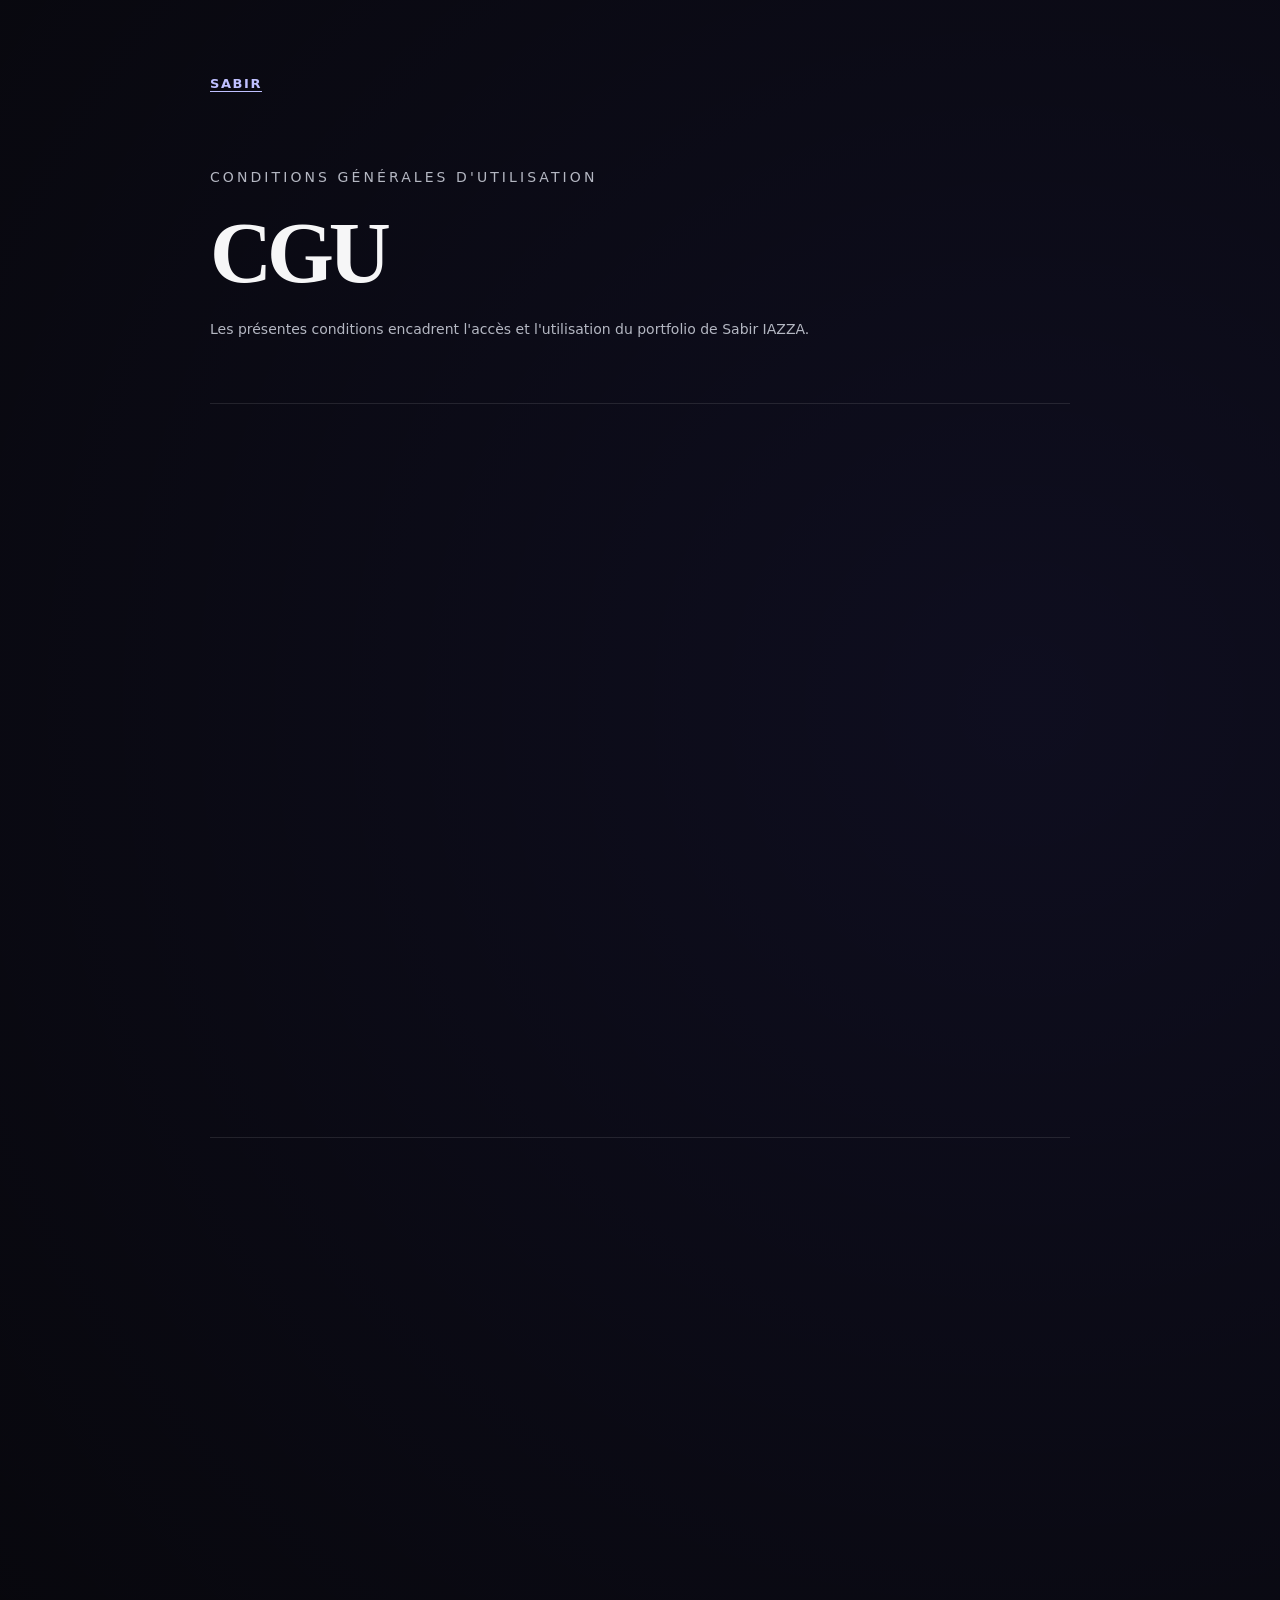
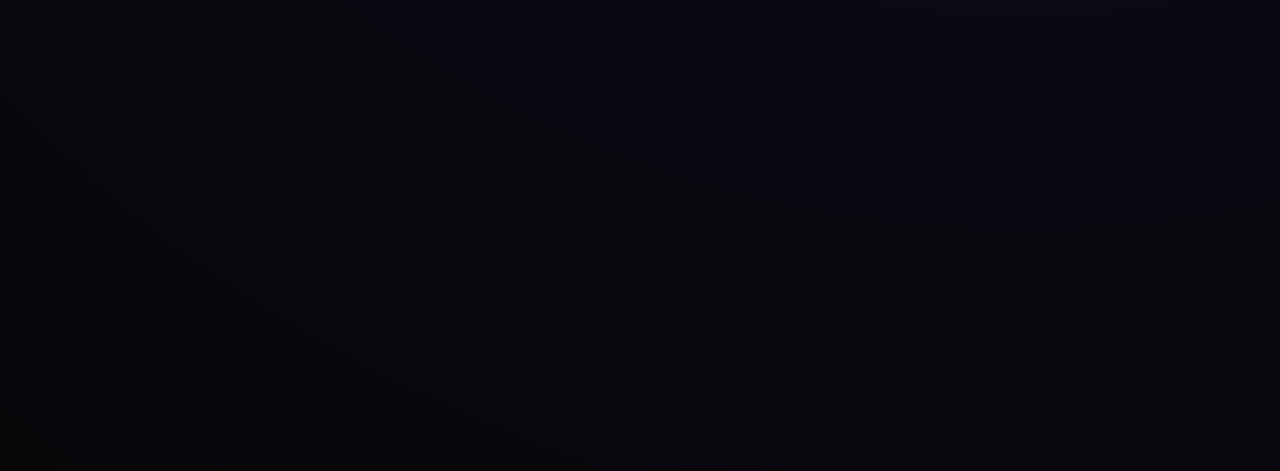
<file: cgu.html>
<!doctype html>
<html lang="fr">
<head>
<meta charset="utf-8"><meta name="viewport" content="width=device-width,initial-scale=1">
<title>CGU — Sabir IAZZA</title>
<meta name="description" content="Conditions générales d'utilisation du portfolio de Sabir IAZZA.">
<meta name="robots" content="index,follow"><link rel="canonical" href="https://sabir-portfolio-chi.vercel.app/cgu.html">
<link rel="icon" href="favicon.svg" type="image/svg+xml"><link rel="stylesheet" href="style.css">
</head>
<body class="legal-page"><main class="legal-wrap">
<a class="brand legal-brand" href="/">SABIR</a>
<p class="kicker">Conditions générales d'utilisation</p>
<h1>CGU</h1>
<p class="legal-lead">Les présentes conditions encadrent l'accès et l'utilisation du portfolio de Sabir IAZZA.</p>
<section><h2>1. Objet</h2><p>Le site présente le parcours, les compétences, les projets et les moyens de contact de Sabir IAZZA. L'accès au site est gratuit.</p></section>
<section><h2>2. Utilisation du site</h2><p>L'utilisateur s'engage à utiliser le site de manière loyale, à ne pas tenter d'en perturber le fonctionnement et à ne pas détourner les fonctionnalités à des fins illicites.</p></section>
<section><h2>3. SabirGPT</h2><p>SabirGPT est une fonctionnalité d'assistance du portfolio. Les réponses peuvent être générées automatiquement et ne constituent pas un avis professionnel. L'utilisateur ne doit pas transmettre de données sensibles, secrets, identifiants ou informations confidentielles.</p></section>
<section><h2>4. Propriété intellectuelle</h2><p>La structure, les textes, éléments graphiques et contenus originaux du portfolio sont protégés par les règles applicables à la propriété intellectuelle. Toute réutilisation substantielle sans autorisation préalable est interdite, sauf exception légale.</p></section>
<section><h2>5. Liens externes</h2><p>Le site peut renvoyer vers des services tiers. Ces services sont soumis à leurs propres conditions et politiques. L'éditeur ne contrôle pas leurs contenus ni leurs pratiques.</p></section>
<section><h2>6. Disponibilité et responsabilité</h2><p>L'éditeur s'efforce de maintenir le site accessible et fonctionnel, sans garantir une disponibilité permanente. Les informations sont fournies à titre informatif et peuvent évoluer.</p></section>
<section><h2>7. Contact</h2><p>Pour toute question relative au site : <a href="mailto:Sabirr.iazza@gmail.com">Sabirr.iazza@gmail.com</a>.</p></section>
<section><h2>8. Mise à jour</h2><p>Dernière mise à jour : 22 septembre 2026.</p></section>
<p class="legal-note">Cette page constitue une information générale et ne remplace pas un conseil juridique adapté à votre situation.</p>
<p class="legal-back"><a href="/">← Retour au portfolio</a> · <a href="confidentialite.html">Confidentialité & RGPD</a></p>
</main></body></html>
</file>
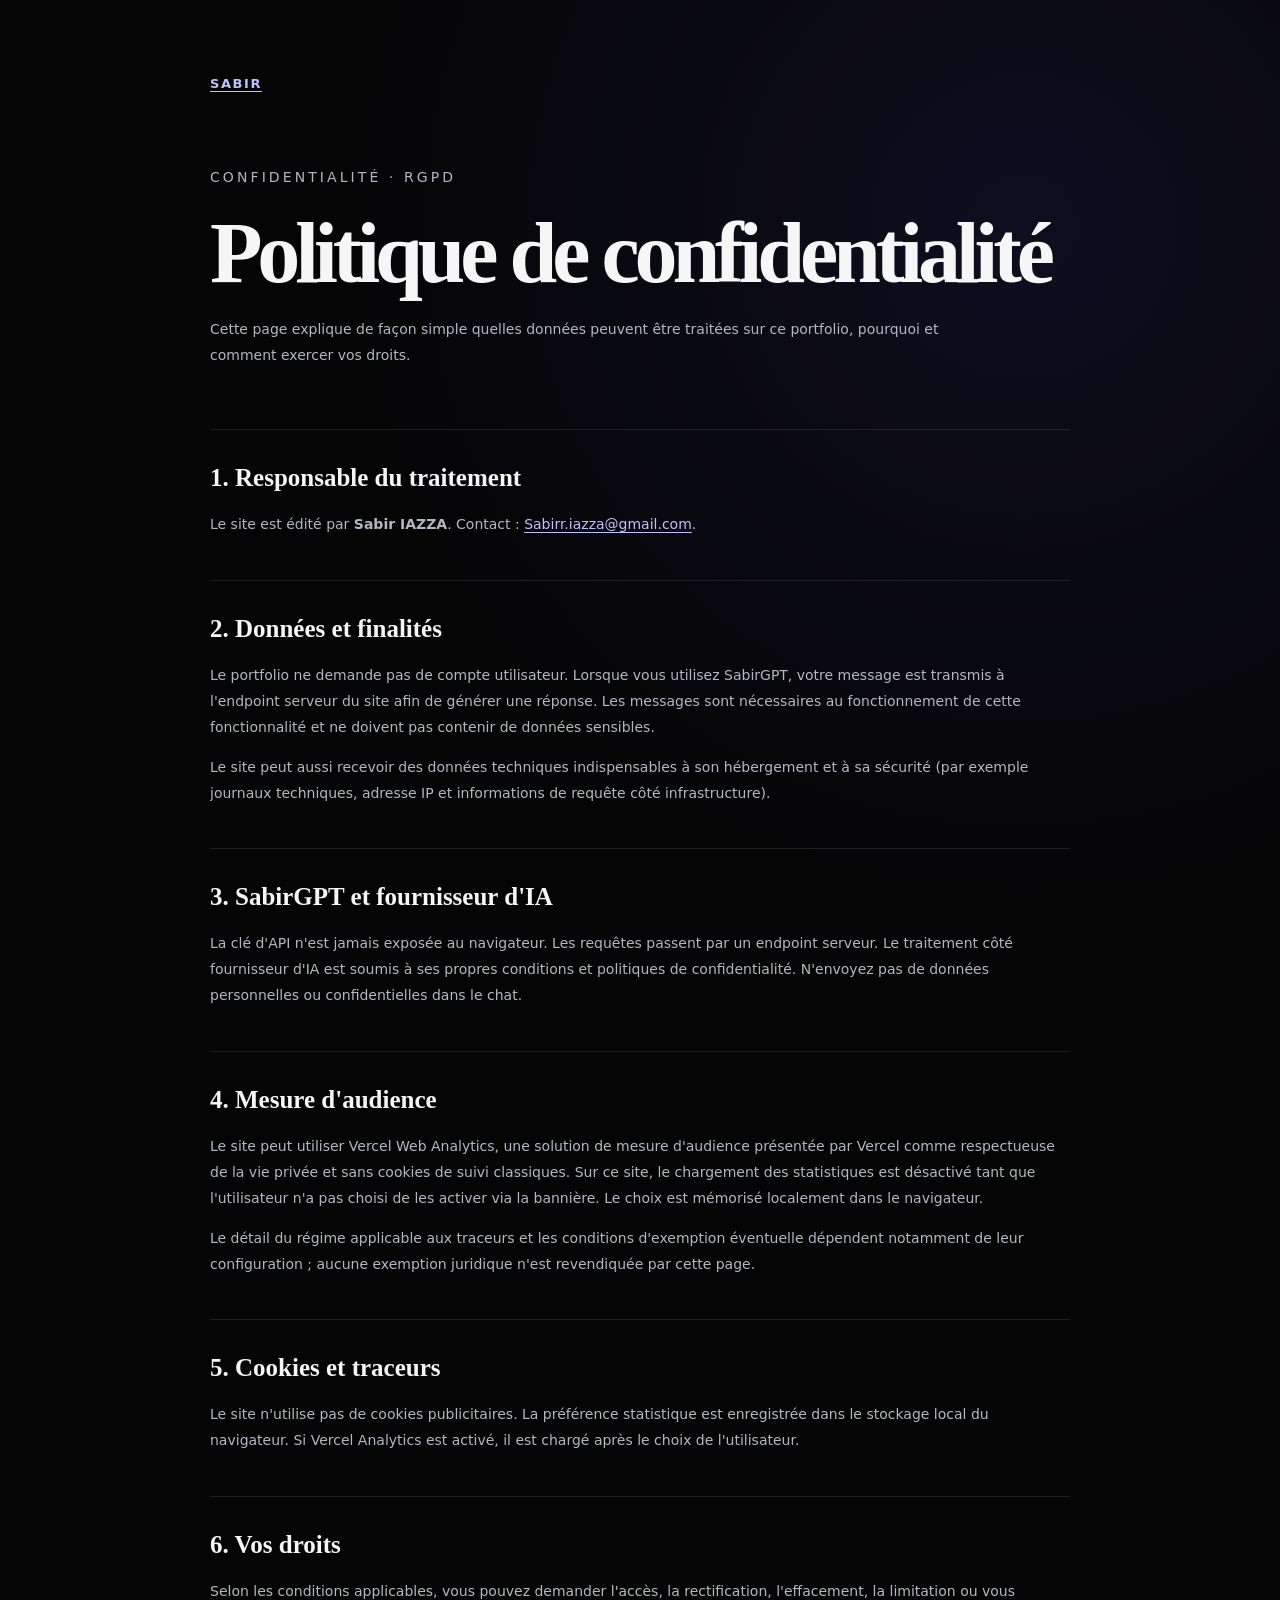
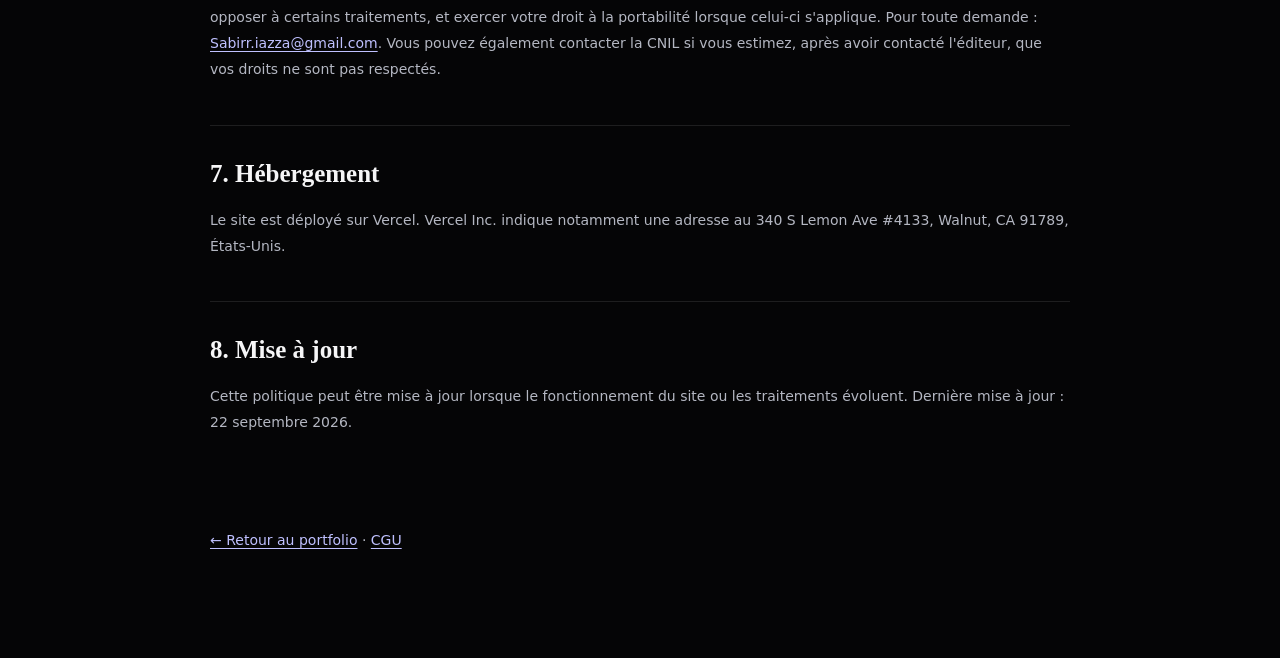
<file: confidentialite.html>
<!doctype html>
<html lang="fr">
<head>
<meta charset="utf-8"><meta name="viewport" content="width=device-width,initial-scale=1">
<title>Confidentialité & RGPD — Sabir IAZZA</title>
<meta name="description" content="Politique de confidentialité et informations RGPD du portfolio de Sabir IAZZA.">
<meta name="robots" content="index,follow"><link rel="canonical" href="https://sabir-portfolio-chi.vercel.app/confidentialite.html">
<link rel="icon" href="favicon.svg" type="image/svg+xml"><link rel="stylesheet" href="style.css">
</head>
<body class="legal-page"><main class="legal-wrap">
<a class="brand legal-brand" href="/">SABIR</a>
<p class="kicker">Confidentialité · RGPD</p>
<h1>Politique de confidentialité</h1>
<p class="legal-lead">Cette page explique de façon simple quelles données peuvent être traitées sur ce portfolio, pourquoi et comment exercer vos droits.</p>
<section><h2>1. Responsable du traitement</h2><p>Le site est édité par <strong>Sabir IAZZA</strong>. Contact : <a href="mailto:Sabirr.iazza@gmail.com">Sabirr.iazza@gmail.com</a>.</p></section>
<section><h2>2. Données et finalités</h2><p>Le portfolio ne demande pas de compte utilisateur. Lorsque vous utilisez SabirGPT, votre message est transmis à l'endpoint serveur du site afin de générer une réponse. Les messages sont nécessaires au fonctionnement de cette fonctionnalité et ne doivent pas contenir de données sensibles.</p><p>Le site peut aussi recevoir des données techniques indispensables à son hébergement et à sa sécurité (par exemple journaux techniques, adresse IP et informations de requête côté infrastructure).</p></section>
<section><h2>3. SabirGPT et fournisseur d'IA</h2><p>La clé d'API n'est jamais exposée au navigateur. Les requêtes passent par un endpoint serveur. Le traitement côté fournisseur d'IA est soumis à ses propres conditions et politiques de confidentialité. N'envoyez pas de données personnelles ou confidentielles dans le chat.</p></section>
<section><h2>4. Mesure d'audience</h2><p>Le site peut utiliser Vercel Web Analytics, une solution de mesure d'audience présentée par Vercel comme respectueuse de la vie privée et sans cookies de suivi classiques. Sur ce site, le chargement des statistiques est désactivé tant que l'utilisateur n'a pas choisi de les activer via la bannière. Le choix est mémorisé localement dans le navigateur.</p><p>Le détail du régime applicable aux traceurs et les conditions d'exemption éventuelle dépendent notamment de leur configuration ; aucune exemption juridique n'est revendiquée par cette page.</p></section>
<section><h2>5. Cookies et traceurs</h2><p>Le site n'utilise pas de cookies publicitaires. La préférence statistique est enregistrée dans le stockage local du navigateur. Si Vercel Analytics est activé, il est chargé après le choix de l'utilisateur.</p></section>
<section><h2>6. Vos droits</h2><p>Selon les conditions applicables, vous pouvez demander l'accès, la rectification, l'effacement, la limitation ou vous opposer à certains traitements, et exercer votre droit à la portabilité lorsque celui-ci s'applique. Pour toute demande : <a href="mailto:Sabirr.iazza@gmail.com">Sabirr.iazza@gmail.com</a>. Vous pouvez également contacter la CNIL si vous estimez, après avoir contacté l'éditeur, que vos droits ne sont pas respectés.</p></section>
<section><h2>7. Hébergement</h2><p>Le site est déployé sur Vercel. Vercel Inc. indique notamment une adresse au 340 S Lemon Ave #4133, Walnut, CA 91789, États-Unis.</p></section>
<section><h2>8. Mise à jour</h2><p>Cette politique peut être mise à jour lorsque le fonctionnement du site ou les traitements évoluent. Dernière mise à jour : 22 septembre 2026.</p></section>
<p class="legal-back"><a href="/">← Retour au portfolio</a> · <a href="cgu.html">CGU</a></p>
</main></body></html>
</file>
<file: style.css>
:root{--bg:#050506;--panel:#101114;--panel2:#15161a;--text:#f6f6f7;--muted:#9a9ca6;--line:rgba(255,255,255,.1);--accent:#7c7cff;--accent2:#54d6ff;--radius:28px;--max:1220px}*{box-sizing:border-box}html{scroll-behavior:smooth}body{margin:0;background:var(--bg);color:var(--text);font-family:Inter,system-ui,sans-serif;line-height:1.6;overflow-x:hidden}body.modal-open{overflow:hidden}a{color:inherit;text-decoration:none}button{font:inherit;border:0;cursor:pointer;color:inherit}.noise{position:fixed;inset:0;pointer-events:none;opacity:.025;z-index:100;background-image:url("data:image/svg+xml,%3Csvg viewBox='0 0 160 160' xmlns='http://www.w3.org/2000/svg'%3E%3Cfilter id='n'%3E%3CfeTurbulence type='fractalNoise' baseFrequency='.8' numOctaves='4' stitchTiles='stitch'/%3E%3C/filter%3E%3Crect width='100%25' height='100%25' filter='url(%23n)' opacity='.7'/%3E%3C/svg%3E")}.nav{position:fixed;z-index:50;top:16px;left:50%;transform:translateX(-50%);width:min(calc(100% - 32px),1120px);padding:10px 12px 10px 18px;border:1px solid var(--line);border-radius:999px;background:rgba(12,12,14,.72);backdrop-filter:blur(24px);display:flex;align-items:center;justify-content:space-between;box-shadow:0 15px 50px rgba(0,0,0,.25)}.brand{display:flex;align-items:center;gap:9px;font-weight:800;letter-spacing:.12em;font-size:13px}.brand-dot{width:9px;height:9px;border-radius:50%;background:linear-gradient(135deg,var(--accent2),var(--accent));box-shadow:0 0 18px var(--accent)}.nav-links{display:flex;gap:26px}.nav-links a{font-size:12px;color:#bfc0c8;transition:.25s}.nav-links a:hover{color:#fff}.nav-ai{padding:10px 14px;border-radius:999px;background:#fff;color:#08080a;font-size:12px;font-weight:700}.nav-ai span{margin-left:5px}.section-pad{width:min(var(--max),calc(100% - 48px));margin:auto;padding-top:120px}.hero{min-height:900px;display:grid;grid-template-columns:1.05fr .95fr;align-items:center;gap:70px;position:relative;padding-top:150px}.hero-copy{position:relative;z-index:2}.eyebrow,.kicker{font-size:11px;text-transform:uppercase;letter-spacing:.22em;color:#a8a9b3;margin:0 0 20px}.pulse{display:inline-block;width:7px;height:7px;background:#73e1a3;border-radius:50%;box-shadow:0 0 14px #73e1a3;margin-right:8px}.hero h1{font-family:'Space Grotesk',sans-serif;font-size:clamp(54px,7vw,96px);line-height:.98;letter-spacing:-.065em;margin:0;max-width:850px}.hero h1 span,h2 em{font-style:normal;background:linear-gradient(100deg,#fff 5%,#a4a4ff 52%,#62dcff);-webkit-background-clip:text;background-clip:text;color:transparent}.hero-text{max-width:630px;color:#a4a5ad;font-size:16px;line-height:1.8;margin:28px 0}.hero-actions{display:flex;gap:12px;flex-wrap:wrap}.btn{display:inline-flex;align-items:center;gap:12px;padding:14px 20px;border-radius:999px;font-weight:700;font-size:13px;transition:transform .25s,box-shadow .25s}.btn:hover{transform:translateY(-2px)}.btn.primary{background:#f6f6f7;color:#070708;box-shadow:0 10px 40px rgba(255,255,255,.12)}.btn.ghost{background:rgba(255,255,255,.05);border:1px solid var(--line)}.hero-meta{display:flex;align-items:center;gap:14px;margin-top:28px;color:#6f717b;font-size:11px;text-transform:uppercase;letter-spacing:.16em}.meta-line{height:1px;width:40px;background:#383941}.hero-visual{position:relative;min-height:580px;display:grid;place-items:center}.profile-card{width:min(390px,85%);border-radius:38px;padding:14px;position:relative;transform:rotate(2deg);box-shadow:0 35px 100px rgba(0,0,0,.55)}.glass{background:linear-gradient(145deg,rgba(255,255,255,.085),rgba(255,255,255,.025));border:1px solid var(--line);backdrop-filter:blur(24px)}.profile-top,.profile-bottom{display:flex;align-items:center;justify-content:space-between;padding:10px 8px}.mini-label{font-size:9px;letter-spacing:.2em;color:#858791}.status{font-size:9px;color:#74dca4}.portrait-wrap{position:relative;aspect-ratio:1/1;overflow:hidden;border-radius:30px}.portrait{width:100%;height:100%;object-fit:cover;object-position:center}.portrait-glow{position:absolute;inset:0;background:linear-gradient(135deg,rgba(124,124,255,.18),transparent 40%,rgba(84,214,255,.12));mix-blend-mode:screen}.profile-bottom strong,.profile-bottom span{display:block}.profile-bottom strong{font-size:14px}.profile-bottom span{font-size:10px;color:#777984;margin-top:3px}.arrow{font-size:20px!important;color:#aaa!important}.floating-chip{position:absolute;padding:10px 13px;border-radius:999px;background:rgba(15,16,19,.8);border:1px solid var(--line);font-size:10px;color:#c6c7ce;backdrop-filter:blur(15px);box-shadow:0 15px 40px rgba(0,0,0,.3)}.chip-one{top:15%;right:0}.chip-two{bottom:19%;left:2%}.chip-three{bottom:8%;right:4%}.hero-orb{position:absolute;border-radius:50%;filter:blur(100px);opacity:.24;pointer-events:none}.orb-a{width:430px;height:430px;background:#605cff;right:0;top:90px}.orb-b{width:300px;height:300px;background:#2ed6ff;left:-150px;bottom:0}.marquee{overflow:hidden;border-block:1px solid var(--line);padding:17px 0;color:#656771;white-space:nowrap;font-size:10px;letter-spacing:.22em}.marquee div{width:max-content;animation:marquee 28s linear infinite}.marquee i{color:#8587ff;font-style:normal;margin:0 30px}@keyframes marquee{to{transform:translateX(-50%)}}.section-head{display:grid;grid-template-columns:70px 1fr;gap:20px;margin-bottom:60px}.section-number{font-size:11px;color:#555760;padding-top:9px}.section-head h2{font-family:'Space Grotesk';font-size:clamp(42px,5vw,70px);line-height:1;letter-spacing:-.05em;margin:0}.about-grid{display:grid;grid-template-columns:1fr 1fr;gap:70px}.about-card{border-radius:var(--radius);padding:30px;min-height:560px;display:flex;flex-direction:column;justify-content:space-between}.big-quote{font-family:'Space Grotesk';font-size:27px;line-height:1.25;letter-spacing:-.03em;max-width:540px}.about-photo{height:300px;border-radius:22px;overflow:hidden;position:relative}.about-photo img{width:100%;height:100%;object-fit:cover;object-position:center 45%;filter:saturate(.8)}.about-photo span{position:absolute;left:15px;bottom:15px;padding:8px 12px;background:rgba(0,0,0,.55);backdrop-filter:blur(10px);border-radius:99px;font-size:10px}.about-copy{padding-top:15px;color:#a2a3ac;font-size:16px;line-height:1.9}.about-copy strong{color:#fff}.facts{display:grid;grid-template-columns:repeat(3,1fr);gap:10px;margin-top:45px}.facts div{border-top:1px solid var(--line);padding-top:14px}.facts strong{display:block;font-size:12px;color:#fff}.facts span{font-size:10px;color:#6f717a}.skill-grid{display:grid;grid-template-columns:repeat(2,1fr);gap:14px}.skill{padding:28px;border-radius:24px;min-height:250px}.skill-icon{font-size:22px;color:#999aff}.skill h3{font-family:'Space Grotesk';font-size:23px;margin:22px 0 8px}.skill p{color:#8d8f99;font-size:13px;max-width:530px}.tags{display:flex;flex-wrap:wrap;gap:7px;margin-top:20px}.tags span{font-size:9px;letter-spacing:.06em;padding:6px 9px;border:1px solid var(--line);border-radius:99px;color:#a9abb4;background:rgba(255,255,255,.025)}.project-list{display:flex;flex-direction:column;gap:18px}.project-card{min-height:560px;border-radius:32px;overflow:hidden;display:grid;grid-template-columns:1fr 1fr;position:relative}.project-copy{padding:60px;display:flex;flex-direction:column;justify-content:center;position:relative;z-index:2}.project-index{font-size:9px;letter-spacing:.2em;color:#777985}.project-card h3{font-family:'Space Grotesk';font-size:clamp(38px,4vw,58px);letter-spacing:-.05em;line-height:1;margin:20px 0}.project-card p{color:#9a9ba4;max-width:470px;font-size:14px}.project-dark{background:#0d0e11}.project-light{background:#e9e9eb;color:#101115}.project-light p{color:#676972}.project-blue{background:linear-gradient(140deg,#07111d,#111d32)}.project-purple{background:linear-gradient(140deg,#12101d,#1b1531)}.project-neutral{background:linear-gradient(140deg,#141517,#0c0d10)}.project-preview{min-height:560px;display:grid;place-items:center;position:relative;overflow:hidden}.pasta-preview{background:radial-gradient(circle at 50% 40%,#7b4b2e,#20130d 48%,#090807)}.pasta-window{width:52%;aspect-ratio:3/4;border:1px solid rgba(255,255,255,.2);background:#f2eadc;color:#17120f;border-radius:15px;padding:30px;transform:rotate(-5deg);box-shadow:0 30px 80px #0009}.pasta-window span{font-size:10px;letter-spacing:.25em}.pasta-window strong{display:block;font-family:Georgia;font-size:38px;line-height:1}.pasta-window small{display:block;margin-top:50px;font-size:10px}.pasta-lines{height:1px;background:#1d1814;margin-top:15px;box-shadow:0 14px #8d7b68,0 28px #8d7b68,0 42px #8d7b68}.phone-preview{background:radial-gradient(circle,#dadbe0,#999ca7)}.phone{width:240px;height:470px;border-radius:38px;background:#08090c;padding:9px;box-shadow:0 30px 80px #0005;transform:rotate(5deg)}.phone-screen{height:100%;border-radius:30px;background:linear-gradient(150deg,#f7f8fa,#dfe3eb);color:#111;padding:50px 18px 20px;position:relative;overflow:hidden}.phone-island{position:absolute;width:85px;height:23px;border-radius:20px;background:#050506;z-index:2;top:18px;left:50%;transform:translateX(-50%)}.phone-screen span{font-size:10px;color:#777}.phone-screen strong{display:block;font-size:26px;margin:2px 0 25px}.calendar-dots{display:grid;grid-template-columns:repeat(3,1fr);gap:6px}.calendar-dots i{height:35px;border-radius:8px;background:#fff;border:1px solid #ccd0d7}.event{margin-top:14px;padding:10px;border-radius:9px;background:#6d6bff;color:#fff;font-size:8px}.event.alt{background:#222;color:#fff}.scan-ring{width:300px;height:300px;border-radius:50%;border:1px solid #64bfff55;box-shadow:inset 0 0 70px #258fff18,0 0 80px #2a96ff22;position:absolute}.scan-ring:before,.scan-ring:after{content:"";position:absolute;inset:40px;border:1px solid #65bfff33;border-radius:50%}.scan-ring:after{inset:90px}.scan-center{text-align:center;font-family:'Space Grotesk';font-size:34px;letter-spacing:.08em;color:#9cddff}.scan-center small{font-size:8px;color:#5c8da9;letter-spacing:.3em}.scan-label{position:absolute;font-size:8px;letter-spacing:.18em;color:#68c6ff}.l1{top:28%;right:12%}.l2{bottom:30%;left:14%}.l3{top:18%;left:19%}.macro-preview{background:radial-gradient(circle,#3c2e68,#100d19)}.macro-device{width:330px;height:300px;border-radius:35px;background:linear-gradient(145deg,#23252e,#0b0c10);box-shadow:inset 0 1px #ffffff20,0 35px 80px #0008;transform:rotate(-8deg);padding:28px;position:relative}.macro-top{font-size:9px;letter-spacing:.25em;color:#8f91a3}.keys{display:grid;grid-template-columns:repeat(3,1fr);gap:13px;margin-top:28px}.keys i{height:48px;border-radius:11px;background:linear-gradient(145deg,#3b3e4b,#1b1d23);border:1px solid #ffffff0c;box-shadow:0 8px 15px #0007}.knob{position:absolute;right:26px;bottom:25px;width:48px;height:48px;border-radius:50%;background:linear-gradient(145deg,#8a8d9a,#363945);box-shadow:0 8px 20px #0008}.kadri-preview{background:linear-gradient(135deg,#f5f7fb,#dfe6f0);color:#101319;display:flex;flex-direction:column;align-items:center;justify-content:center}.kadri-preview span{font-size:13px;letter-spacing:.25em}.kadri-preview strong{font-size:90px;font-family:'Space Grotesk';letter-spacing:-.1em;line-height:.9}.kadri-preview small{font-size:9px;letter-spacing:.3em;margin-top:18px;color:#667080}.project-link{margin-top:28px;align-self:flex-start;background:none;padding:0;font-weight:700;font-size:12px}.project-link span{display:inline-block;margin-left:10px;transition:.2s}.project-link:hover span{transform:translate(4px,-4px)}.dark-link{color:#101115}.timeline{border-left:1px solid #292a31;margin-left:35px;padding-left:55px}.timeline-item{position:relative;display:grid;grid-template-columns:100px 1fr;gap:30px;padding:0 0 58px}.timeline-item:before{content:"";position:absolute;width:9px;height:9px;border-radius:50%;background:#555762;left:-60px;top:7px;box-shadow:0 0 0 5px var(--bg)}.timeline-item.current:before{background:#7d7fff;box-shadow:0 0 0 5px var(--bg),0 0 20px #7778ff}.year{font-size:11px;color:#646670;letter-spacing:.1em}.timeline-item h3{font-family:'Space Grotesk';font-size:25px;margin:0 0 7px}.timeline-item p{margin:0;color:#888a94;font-size:13px}.edu-grid{display:grid;grid-template-columns:1fr 1fr;gap:14px}.edu-main{border-radius:26px;padding:40px;min-height:300px}.edu-year{font-size:10px;color:#7f81ff;letter-spacing:.15em}.edu-main h3{font-family:'Space Grotesk';font-size:38px;line-height:1;margin:35px 0 12px}.edu-main p{color:#8d8f98;font-size:13px}.cert-list{display:flex;flex-direction:column}.cert-list div{display:flex;align-items:center;justify-content:space-between;border-bottom:1px solid var(--line);padding:18px 0;gap:20px}.cert-list strong{font-size:12px}.cert-list span{font-size:11px;color:#777983;text-align:right}.cv-section{padding-top:70px}.cv-card{border-radius:30px;padding:55px;display:flex;justify-content:space-between;align-items:center;gap:30px}.cv-card h2{font-family:'Space Grotesk';font-size:45px;line-height:1;margin:10px 0 15px}.cv-card p{color:#83858e;font-size:13px}.ai-section{padding-top:100px}.ai-card{position:relative;overflow:hidden;border-radius:35px;padding:90px 60px;background:linear-gradient(125deg,#141528,#0d111a 50%,#10141e);border:1px solid #ffffff12}.ai-card h2{font-family:'Space Grotesk';font-size:clamp(45px,6vw,78px);line-height:1;letter-spacing:-.05em;margin:20px 0}.ai-card p{color:#989aa5;max-width:540px}.ai-badge{font-size:10px;letter-spacing:.25em;color:#9e9fff}.ai-glow{position:absolute;width:500px;height:500px;border-radius:50%;background:#6765ff;filter:blur(120px);opacity:.15;right:-120px;top:-170px}.btn.light{background:#fff;color:#08080a;margin-top:20px}.contact-grid{display:grid;grid-template-columns:repeat(2,1fr);gap:12px}.contact-card{position:relative;padding:28px;border:1px solid var(--line);border-radius:22px;background:rgba(255,255,255,.025);transition:.25s}.contact-card:hover{background:rgba(255,255,255,.06);transform:translateY(-3px)}.contact-card span{display:block;color:#696b74;font-size:9px;text-transform:uppercase;letter-spacing:.18em}.contact-card strong{display:block;font-size:15px;margin-top:8px}.contact-card i{position:absolute;right:25px;top:25px;font-style:normal;color:#777985}footer{width:min(var(--max),calc(100% - 48px));margin:100px auto 30px;padding-top:20px;border-top:1px solid var(--line);display:flex;justify-content:space-between;color:#555760;font-size:10px}.overlay{position:fixed;z-index:100;inset:0;background:rgba(0,0,0,.72);backdrop-filter:blur(20px);display:none;padding:30px}.overlay.open{display:grid;place-items:center}.modal{width:min(1100px,100%);height:min(90vh,900px);background:#0c0d10;border:1px solid var(--line);border-radius:24px;overflow:hidden;box-shadow:0 40px 120px #000b}.modal-bar{height:58px;display:flex;align-items:center;justify-content:space-between;padding:0 18px;border-bottom:1px solid var(--line);background:#111216}.modal-bar strong{font-size:12px}.modal-bar>div{display:flex;align-items:center;gap:12px}.close{width:32px;height:32px;border-radius:50%;background:#24252b;font-size:22px;line-height:1}.modal-action{font-size:10px;color:#b9baff}.cv-modal iframe{width:100%;height:calc(100% - 58px);border:0;background:#fff}.project-modal{height:auto;max-height:85vh}.modal-body{padding:45px;overflow:auto}.modal-body h2{font-family:'Space Grotesk';font-size:44px;margin:0 0 10px}.modal-body p{color:#a2a4ad;max-width:760px}.modal-body ul{color:#9b9da7;line-height:2}.ai-modal{width:min(620px,100%);height:min(760px,90vh)}.ai-modal .modal-bar strong{display:flex;align-items:center;gap:8px}.ai-dot{width:7px;height:7px;border-radius:50%;background:#78e0a6;box-shadow:0 0 12px #78e0a6}.chat{height:calc(100% - 58px);display:flex;flex-direction:column;padding:18px}.chat-messages{flex:1;overflow:auto;display:flex;flex-direction:column;gap:12px;padding:10px}.bubble{max-width:85%;padding:12px 14px;border-radius:17px;font-size:12px;line-height:1.6}.bubble.bot{background:#18191e;color:#d5d6dc;align-self:flex-start}.bubble.user{background:#fff;color:#08080a;align-self:flex-end}.suggestions{display:flex;gap:7px;overflow:auto;padding:10px 0}.suggestions button{white-space:nowrap;border:1px solid var(--line);background:#101115;border-radius:99px;padding:8px 11px;font-size:9px;color:#a9aab2}.chat form{display:flex;gap:8px;border:1px solid var(--line);padding:7px;border-radius:99px;background:#101115}.chat input{flex:1;background:none;border:0;outline:0;color:#fff;padding:0 10px;font-size:12px}.chat form button{width:34px;height:34px;border-radius:50%;background:#fff;color:#08080a;font-weight:800}.chat-note{display:block;text-align:center;color:#50515a;font-size:8px;margin-top:9px}.reveal{opacity:0;transform:translateY(24px);transition:opacity .8s ease,transform .8s cubic-bezier(.2,.7,.2,1)}.reveal.in{opacity:1;transform:none}.delay-1{transition-delay:.1s}.delay-2{transition-delay:.2s}@media(max-width:900px){.nav-links{display:none}.hero{grid-template-columns:1fr;min-height:auto;padding-top:150px;padding-bottom:70px}.hero-visual{min-height:510px}.about-grid,.edu-grid{grid-template-columns:1fr}.project-card{grid-template-columns:1fr}.project-preview{min-height:420px;order:-1}.project-copy{padding:42px}.skill-grid{grid-template-columns:1fr}.timeline{margin-left:15px;padding-left:30px}.timeline-item{grid-template-columns:70px 1fr;gap:15px}.timeline-item:before{left:-35px}.cv-card{flex-direction:column;align-items:flex-start}.contact-grid{grid-template-columns:1fr}.section-pad{width:min(var(--max),calc(100% - 32px))}.about-card{min-height:480px}}@media(max-width:560px){.nav{top:9px;width:calc(100% - 18px)}.nav-ai{padding:9px 11px}.hero h1{font-size:51px}.hero-text{font-size:14px}.profile-card{width:88%}.floating-chip{font-size:8px}.section-head{grid-template-columns:40px 1fr}.section-head h2{font-size:43px}.about-card{padding:20px}.big-quote{font-size:22px}.facts{grid-template-columns:1fr}.project-copy{padding:30px}.project-card h3{font-size:42px}.project-preview{min-height:350px}.pasta-window{width:55%}.phone{transform:scale(.82) rotate(5deg)}.cv-card,.ai-card{padding:35px 25px}.ai-card h2{font-size:45px}.contact-grid{gap:8px}.contact-card{padding:22px}.overlay{padding:10px}.modal{height:94vh;border-radius:18px}.modal-body{padding:28px}.modal-body h2{font-size:34px}footer{width:calc(100% - 32px);flex-direction:column;gap:8px}}

/* V2 — Apple / iOS polish */
:root{--accent:#8b8cff;--accent2:#64ddff;--ease:cubic-bezier(.22,1,.36,1)}
body{background:radial-gradient(circle at 75% 8%,rgba(99,92,255,.10),transparent 28%),radial-gradient(circle at 10% 58%,rgba(48,206,255,.06),transparent 25%),var(--bg)}
.nav{transition:background .35s var(--ease),box-shadow .35s var(--ease),border-color .35s}.nav.scrolled{background:rgba(8,8,10,.88);box-shadow:0 18px 55px rgba(0,0,0,.38);border-color:rgba(255,255,255,.14)}
.nav-links a{position:relative}.nav-links a:after{content:"";position:absolute;left:50%;bottom:-8px;width:0;height:2px;border-radius:99px;background:linear-gradient(90deg,var(--accent),var(--accent2));transform:translateX(-50%);transition:width .3s var(--ease)}.nav-links a:hover:after,.nav-links a.active:after{width:18px}
.hero-command{display:inline-flex;align-items:center;gap:9px;margin-bottom:20px;padding:7px 10px;border:1px solid var(--line);border-radius:999px;background:rgba(255,255,255,.035);color:#777985;font:500 9px/1 Inter,sans-serif;letter-spacing:.14em;text-transform:uppercase}.command-dot{width:6px;height:6px;border-radius:50%;background:#6ee7a1;box-shadow:0 0 12px #6ee7a1}.command-caret{color:#aaa;animation:blink 1s step-end infinite}@keyframes blink{50%{opacity:0}}.hero-location{color:#686a74}
.profile-card{transition:transform .8s var(--ease),box-shadow .8s var(--ease)}.profile-card:hover{transform:rotate(0) translateY(-6px);box-shadow:0 45px 120px rgba(80,80,255,.18),0 35px 100px rgba(0,0,0,.55)}.floating-chip{transition:transform .5s var(--ease),border-color .3s,background .3s}.floating-chip:hover{transform:translateY(-4px) scale(1.03);border-color:rgba(255,255,255,.2);background:rgba(20,21,26,.92)}
.project-toolbar{display:flex;align-items:center;gap:14px;margin:-25px 0 30px;color:#666872;font-size:9px;text-transform:uppercase;letter-spacing:.18em}.toolbar-line{height:1px;flex:1;background:linear-gradient(90deg,transparent,var(--line),transparent)}
.skills-strip{display:flex;flex-wrap:wrap;gap:8px;margin-top:28px;padding:18px 0 0;border-top:1px solid var(--line)}.skills-strip span{padding:8px 11px;border-radius:999px;border:1px solid var(--line);color:#777984;font-size:9px;letter-spacing:.08em;background:rgba(255,255,255,.02)}
.skill,.project-card,.contact-card,.edu-main{transition:transform .5s var(--ease),border-color .35s,background .35s,box-shadow .5s var(--ease)}.skill:hover,.edu-main:hover{transform:translateY(-6px);border-color:rgba(150,150,255,.22);box-shadow:0 25px 80px rgba(0,0,0,.18)}.project-card:hover{transform:translateY(-5px);border-color:rgba(255,255,255,.16);box-shadow:0 30px 100px rgba(0,0,0,.25)}
.project-link{transition:gap .3s var(--ease),color .3s}.project-link:hover{gap:16px}.timeline-item>div{transition:transform .35s var(--ease)}.timeline-item:hover>div{transform:translateX(5px)}.availability-dot{width:7px;height:7px;border-radius:50%;background:#72e5a3;box-shadow:0 0 14px rgba(114,229,163,.8);display:inline-block}.contact-intro{display:flex;align-items:center;gap:10px;margin:-22px 0 22px;color:#777983;font-size:10px;letter-spacing:.1em;text-transform:uppercase}
.mobile-menu{display:none;width:36px;height:36px;border-radius:50%;background:rgba(255,255,255,.06);border:1px solid var(--line);font-size:16px}.mobile-panel{display:none;position:absolute;top:58px;left:0;right:0;padding:10px;border:1px solid var(--line);border-radius:24px;background:rgba(12,12,14,.96);backdrop-filter:blur(24px);box-shadow:0 25px 70px rgba(0,0,0,.45)}.mobile-panel.open{display:grid}.mobile-panel a,.mobile-panel button{padding:14px 12px;border-radius:15px;text-align:left;background:transparent;font-size:13px}.mobile-panel a:hover,.mobile-panel button:hover{background:rgba(255,255,255,.06)}.mobile-panel button{color:#bfc0ff}
@media(max-width:900px){.mobile-menu{display:block;margin-left:auto;margin-right:8px}.nav-ai{order:3}.hero-location{display:none}}@media(max-width:560px){.hero-command{font-size:8px}.project-toolbar{font-size:8px}.skills-strip{gap:6px}.skills-strip span{font-size:8px;padding:7px 9px}}


/* Accessibility, performance, privacy UI */
html{scroll-padding-top:90px}
section{content-visibility:auto;contain-intrinsic-size:1px 700px}
.hero{content-visibility:visible}
.hero-text,.about-copy p,.skill p,.project-card p,.timeline-item p,.edu-main p,.cv-card p,.ai-card p{color:#b4b7c2}
.project-light p{color:#4d505a}
.kicker,.eyebrow{color:#c0c2cb}
.section-number{color:#8d909a}
.cert-list span,.facts span{color:#a1a4ae}
:focus-visible{outline:2px solid var(--accent2);outline-offset:3px}
.footer-links{display:flex;gap:14px;flex-wrap:wrap;align-items:center}
.footer-links a,.footer-settings{color:#9fa2ad;text-decoration:underline;text-underline-offset:3px;background:none;padding:0;font-size:10px}
.footer-settings{cursor:pointer}
.cookie-banner{position:fixed;z-index:120;left:18px;right:18px;bottom:18px;display:flex;justify-content:space-between;align-items:center;gap:22px;padding:18px 20px;border:1px solid rgba(255,255,255,.14);border-radius:22px;background:rgba(12,13,16,.96);backdrop-filter:blur(24px);box-shadow:0 30px 100px rgba(0,0,0,.55)}
.cookie-banner[hidden]{display:none}
.cookie-banner strong{font-size:13px}
.cookie-banner p{margin:4px 0 0;color:#b1b4be;font-size:11px;max-width:680px}
.cookie-actions{display:flex;gap:8px;flex-wrap:wrap;justify-content:flex-end}
.cookie-actions .btn{font-size:10px;padding:11px 14px}
.hp-field{position:absolute!important;left:-10000px!important;width:1px!important;height:1px!important;opacity:0!important;pointer-events:none!important}
@media(max-width:720px){.cookie-banner{left:10px;right:10px;bottom:10px;align-items:flex-start;flex-direction:column}.cookie-actions{width:100%;justify-content:stretch}.cookie-actions .btn{flex:1}.footer-links{gap:10px}}
@media(prefers-reduced-motion:reduce){html{scroll-behavior:auto}.reveal{opacity:1;transform:none;transition:none}.marquee div{animation:none}.command-caret{animation:none}}

/* Legal pages / 404 */
.legal-page{min-height:100vh;background:radial-gradient(circle at 80% 10%,rgba(99,92,255,.10),transparent 30%),var(--bg)}
.legal-wrap{width:min(860px,calc(100% - 36px));margin:0 auto;padding:70px 0 90px}
.legal-brand{display:inline-flex;margin-bottom:70px}
.legal-wrap h1{font-family:'Space Grotesk';font-size:clamp(48px,8vw,86px);line-height:.98;letter-spacing:-.06em;margin:10px 0 22px}
.legal-lead{font-size:18px;color:#c3c5ce;max-width:760px;margin-bottom:60px}
.legal-wrap section{padding:28px 0;border-top:1px solid var(--line)}
.legal-wrap h2{font-family:'Space Grotesk';font-size:25px;margin:0 0 10px}
.legal-wrap p{color:#b4b7c2;font-size:14px;line-height:1.85}
.legal-wrap a{color:#bfc0ff;text-decoration:underline;text-underline-offset:3px}
.legal-note{margin-top:40px;padding:16px 18px;border:1px solid var(--line);border-radius:16px;background:rgba(255,255,255,.025)}
.legal-back{margin-top:50px}
.error-page{min-height:100vh;display:grid;place-items:center;padding:24px;background:radial-gradient(circle at 70% 20%,rgba(99,92,255,.14),transparent 32%),var(--bg)}
.error-card{width:min(700px,100%);padding:55px;border-radius:32px}
.error-card h1{font-family:'Space Grotesk';font-size:clamp(46px,7vw,78px);line-height:1;letter-spacing:-.06em;margin:12px 0}
.error-card p{color:#b4b7c2;margin-bottom:28px}
@media(max-width:560px){.legal-wrap{width:min(100% - 28px,860px);padding-top:40px}.legal-brand{margin-bottom:50px}.legal-wrap h1{font-size:48px}.legal-lead{font-size:16px}.error-card{padding:32px 24px}}

/* Studio scenography */
.studio-scene{position:relative;min-height:1500px;padding:150px 0 40px;overflow:hidden;background:radial-gradient(circle at 50% 48%,rgba(104,92,255,.10),transparent 30%),#050507}
.studio-intro{width:min(1220px,calc(100% - 48px));margin:0 auto 90px;display:grid;grid-template-columns:1fr 360px;gap:60px;align-items:end}
.studio-kicker{font-size:10px;letter-spacing:.24em;color:#8f92a0}.studio-intro h2{font-family:'Space Grotesk';font-size:clamp(55px,7vw,92px);line-height:.9;letter-spacing:-.07em;margin:18px 0 0}.studio-intro h2 em{font-style:normal}.studio-intro>p{color:#8f929d;font-size:13px;line-height:1.8;margin:0}
.studio-viewport{position:relative;width:100%;height:980px;perspective:1600px;isolation:isolate}.studio-grid{position:absolute;inset:0;background-image:linear-gradient(rgba(255,255,255,.035) 1px,transparent 1px),linear-gradient(90deg,rgba(255,255,255,.035) 1px,transparent 1px);background-size:80px 80px;transform:perspective(600px) rotateX(62deg) scale(1.5);transform-origin:center bottom;opacity:.34;mask-image:linear-gradient(to bottom,transparent 8%,#000 45%,#000 100%)}
.studio-glow{position:absolute;border-radius:50%;filter:blur(90px);pointer-events:none}.studio-glow-a{width:420px;height:420px;background:#5d58ff;opacity:.13;left:20%;top:25%}.studio-glow-b{width:300px;height:300px;background:#45d8ff;opacity:.10;right:14%;top:38%}
.studio-beam{position:absolute;top:-10%;width:120px;height:120%;filter:blur(18px);opacity:.12;transform:rotate(18deg);background:linear-gradient(to bottom,transparent,#75ddff,transparent)}.studio-beam-a{left:12%}.studio-beam-b{right:13%;transform:rotate(-20deg);background:linear-gradient(to bottom,transparent,#8d7cff,transparent)}
.studio-stage{position:absolute;inset:12% 4% 9%;transform-style:preserve-3d;transform:translate3d(0,var(--studio-stage-y,0px),0) scale(var(--studio-scale,1));will-change:transform}
.studio-panel{position:absolute;top:12%;width:min(410px,31vw);height:570px;padding:16px;border:1px solid rgba(255,255,255,.15);background:linear-gradient(145deg,rgba(28,29,35,.94),rgba(8,9,12,.9));box-shadow:0 40px 100px rgba(0,0,0,.55),inset 0 1px rgba(255,255,255,.08);backdrop-filter:blur(18px);transform-style:preserve-3d;transition:transform .2s ease-out;will-change:transform}.studio-panel:before{content:"";position:absolute;inset:0;border-radius:inherit;pointer-events:none;background:linear-gradient(120deg,rgba(255,255,255,.08),transparent 28%,transparent 70%,rgba(111,117,255,.08))}
.studio-left{left:3%;transform:translate3d(calc(var(--studio-side-x,0px) * -1),0,var(--studio-side-z,0px)) rotateY(var(--studio-left-rot,20deg)) rotateZ(-2deg)}.studio-center{left:50%;transform:translateX(-50%) translate3d(var(--studio-center-x,0px),var(--studio-center-y,0px),var(--studio-center-z,80px)) rotateY(var(--studio-center-rot,0deg))}.studio-right{right:3%;transform:translate3d(var(--studio-side-x,0px),0,var(--studio-side-z,0px)) rotateY(var(--studio-right-rot,-20deg)) rotateZ(2deg)}
.studio-index{display:block;font-size:9px;letter-spacing:.22em;color:#747783;padding:5px 3px 12px}.studio-screen{height:425px;border:1px solid rgba(255,255,255,.12);position:relative;overflow:hidden;display:flex;flex-direction:column;justify-content:center;padding:30px}.studio-screen:after{content:"";position:absolute;inset:0;background:linear-gradient(125deg,rgba(255,255,255,.12),transparent 28%,transparent 65%,rgba(255,255,255,.05));pointer-events:none}.screen-pasta{background:radial-gradient(circle at 45% 35%,#a5633d,#24130d 46%,#070708)}.screen-pasta span{font-size:13px;letter-spacing:.35em}.screen-pasta strong{font-family:Georgia,serif;font-size:clamp(45px,5vw,74px);line-height:.9}.screen-pasta small{margin-top:70px;color:#d7c4b7;letter-spacing:.18em}.screen-agenda{background:linear-gradient(145deg,#f4f5f7,#cfd5df);color:#11151d}.screen-agenda span{font-size:10px;color:#69707d;letter-spacing:.2em}.screen-agenda strong{font-family:'Space Grotesk';font-size:65px;line-height:1;margin:15px 0}.studio-calendar{display:grid;grid-template-columns:repeat(3,1fr);gap:7px;width:75%}.studio-calendar i{height:43px;background:#fff;border:1px solid #c5cad3;border-radius:9px}.studio-calendar i:nth-child(2){box-shadow:inset 0 -7px #7775ff}.screen-agenda small{margin-top:34px;font-size:8px;letter-spacing:.2em;color:#6b7280}.screen-tech{background:radial-gradient(circle,#123052,#07101d 52%,#030507);align-items:center;text-align:center}.screen-tech strong{font-family:'Space Grotesk';font-size:70px;letter-spacing:.08em;color:#b8e8ff;text-shadow:0 0 30px rgba(74,195,255,.5);z-index:1}.screen-tech>span{font-size:10px;letter-spacing:.25em;color:#6ec9ff;z-index:1}.screen-tech small{margin-top:80px;font-size:8px;letter-spacing:.25em;color:#6d89a0;z-index:1}.tech-ring{position:absolute;width:230px;height:230px;border:1px solid rgba(92,198,255,.5);border-radius:50%;box-shadow:inset 0 0 50px rgba(47,155,255,.12),0 0 60px rgba(47,155,255,.13);animation:studio-spin 18s linear infinite}.tech-ring:before,.tech-ring:after{content:"";position:absolute;inset:32px;border:1px solid rgba(92,198,255,.25);border-radius:50%}.tech-ring:after{inset:74px}.studio-panel-copy{display:flex;align-items:flex-end;justify-content:space-between;padding:22px 4px 5px}.studio-panel-copy b{font-family:'Space Grotesk';font-size:20px}.studio-panel-copy span{font-size:9px;color:#747783;letter-spacing:.14em}.studio-floor-type{position:absolute;left:50%;bottom:2%;transform:translateX(-50%) rotateX(55deg);font-family:'Space Grotesk';font-size:clamp(35px,7vw,90px);font-weight:700;letter-spacing:-.07em;white-space:nowrap;color:rgba(255,255,255,.06);text-shadow:0 1px 20px rgba(105,105,255,.14)}.studio-floor-type span{font-family:Inter;font-size:10px;letter-spacing:.35em;color:rgba(255,255,255,.18);margin-left:18px}.studio-center-light{position:absolute;left:50%;bottom:5%;width:260px;height:35px;transform:translateX(-50%);border-radius:50%;background:#8c82ff;filter:blur(35px);opacity:.25}.studio-caption{position:absolute;left:50%;bottom:38px;transform:translateX(-50%);display:flex;align-items:center;gap:22px;font-size:8px;letter-spacing:.25em;color:#6e717d}.studio-dots{display:flex;gap:6px}.studio-dots i{width:5px;height:5px;border-radius:50%;background:#51535c}.studio-dots i:nth-child(2){background:#8b8cff;box-shadow:0 0 12px #8b8cff}
@keyframes studio-spin{to{transform:rotate(360deg)}}
@media(max-width:900px){.studio-scene{min-height:1200px;padding-top:110px}.studio-intro{grid-template-columns:1fr;gap:22px;margin-bottom:45px}.studio-viewport{height:850px}.studio-stage{inset:8% 0 9%;transform:translate3d(0,calc(var(--studio-scroll,0) * -35px),0)}.studio-panel{width:300px;height:470px}.studio-left{left:-12%;top:16%;transform:rotateY(24deg) rotateZ(-2deg) scale(.9)}.studio-center{left:50%;top:6%;transform:translateX(-50%) translateZ(80px) scale(.95)}.studio-right{right:-12%;top:16%;transform:rotateY(-24deg) rotateZ(2deg) scale(.9)}.studio-screen{height:335px}.studio-floor-type{bottom:5%}}
@media(max-width:560px){.studio-scene{min-height:980px;padding:95px 0 20px}.studio-intro{width:calc(100% - 32px)}.studio-intro h2{font-size:50px}.studio-intro>p{font-size:12px}.studio-viewport{height:690px}.studio-grid{background-size:45px 45px}.studio-panel{width:245px;height:385px;padding:11px}.studio-left{left:-29%;top:19%;transform:rotateY(27deg) scale(.72)}.studio-center{top:7%;transform:translateX(-50%) translateZ(60px) scale(.8)}.studio-right{right:-29%;top:19%;transform:rotateY(-27deg) scale(.72)}.studio-index{font-size:7px}.studio-screen{height:275px;padding:20px}.screen-pasta strong{font-size:48px}.screen-agenda strong{font-size:48px}.screen-tech strong{font-size:50px}.studio-panel-copy{padding:13px 2px 2px;display:block}.studio-panel-copy b{display:block;font-size:15px}.studio-panel-copy span{display:block;margin-top:4px;font-size:7px}.studio-floor-type{font-size:36px;bottom:8%;}.studio-floor-type span{display:none}.studio-caption{bottom:18px;gap:12px;font-size:7px}}
@media(prefers-reduced-motion:reduce){.tech-ring{animation:none}.studio-panel{transition:none}.studio-stage{transition:none}}

/* Studio motion pass — light 3D scroll, browser-safe */
.studio-scene{--studio-scroll:0;--studio-x:0;--studio-y:0;--studio-stage-y:0px;--studio-scale:1;--studio-center-z:55px;--studio-side-z:0px;--studio-center-x:0px;--studio-center-y:0px;--studio-side-x:0px;--studio-center-rot:0deg;--studio-left-rot:20deg;--studio-right-rot:-20deg;--studio-glow-a:.10;--studio-glow-b:.08;--studio-beam-a:.08;--studio-beam-b:.08;--studio-glow-ax:0px;--studio-glow-ay:0px;--studio-glow-bx:0px;--studio-glow-by:0px;--studio-beam-ax:0px;--studio-beam-bx:0px;--studio-light:.16;--studio-light-scale:.8}
.studio-stage{transform:translate3d(0,var(--studio-stage-y),0) scale(var(--studio-scale));will-change:transform}
.studio-center{transform:translateX(-50%) translate3d(var(--studio-center-x),var(--studio-center-y),var(--studio-center-z)) rotateY(var(--studio-center-rot));will-change:transform}
.studio-left{transform:translate3d(calc(var(--studio-side-x) * -1),0,var(--studio-side-z)) rotateY(var(--studio-left-rot)) rotateZ(-2deg);will-change:transform}
.studio-right{transform:translate3d(var(--studio-side-x),0,var(--studio-side-z)) rotateY(var(--studio-right-rot)) rotateZ(2deg);will-change:transform}
.studio-glow-a{opacity:var(--studio-glow-a);transform:translate3d(var(--studio-glow-ax),var(--studio-glow-ay),0);will-change:transform,opacity}
.studio-glow-b{opacity:var(--studio-glow-b);transform:translate3d(var(--studio-glow-bx),var(--studio-glow-by),0);will-change:transform,opacity}
.studio-beam-a{opacity:var(--studio-beam-a);transform:translate3d(var(--studio-beam-ax),0,0) rotate(18deg);will-change:transform,opacity}
.studio-beam-b{opacity:var(--studio-beam-b);transform:translate3d(var(--studio-beam-bx),0,0) rotate(-20deg);will-change:transform,opacity}
.studio-center-light{opacity:var(--studio-light);transform:translateX(-50%) scale(var(--studio-light-scale));will-change:transform,opacity}
.studio-caption{opacity:var(--studio-caption-opacity,1)}
.studio-viewport{touch-action:pan-y}
@media(max-width:900px){.studio-stage{transform:translate3d(0,var(--studio-stage-y),0) scale(var(--studio-scale))}.studio-center{transform:translateX(-50%) translate3d(0,0,var(--studio-center-z)) scale(.95)}.studio-left{transform:translate3d(0,0,var(--studio-side-z)) rotateY(24deg) rotateZ(-2deg) scale(.9)}.studio-right{transform:translate3d(0,0,var(--studio-side-z)) rotateY(-24deg) rotateZ(2deg) scale(.9)}}
@media(max-width:560px){.studio-stage{transform:translate3d(0,var(--studio-stage-y),0)}.studio-center{transform:translateX(-50%) translate3d(0,0,var(--studio-center-z)) scale(.8)}.studio-left{transform:translate3d(0,0,var(--studio-side-z)) rotateY(27deg) scale(.72)}.studio-right{transform:translate3d(0,0,var(--studio-side-z)) rotateY(-27deg) scale(.72)}}
@media(prefers-reduced-motion:reduce){.studio-glow-a,.studio-glow-b,.studio-beam-a,.studio-beam-b,.studio-center-light,.studio-stage,.studio-left,.studio-center,.studio-right{transform:none!important}.studio-panel{transition:none}}


/* Client project links */
.project-neutral .project-link{display:inline-flex;align-items:center;gap:8px;width:max-content;max-width:100%;padding:11px 15px;border:1px solid rgba(255,255,255,.16);border-radius:999px;color:#e5e7ef;background:rgba(255,255,255,.045);text-decoration:none;line-height:1.35}
.project-neutral .project-link:hover{border-color:rgba(139,140,255,.5);background:rgba(139,140,255,.10);color:#fff}
.project-neutral .project-link span{margin-left:2px}
@media(max-width:560px){.project-neutral .project-link{font-size:10px;padding:10px 12px}}
</file>
